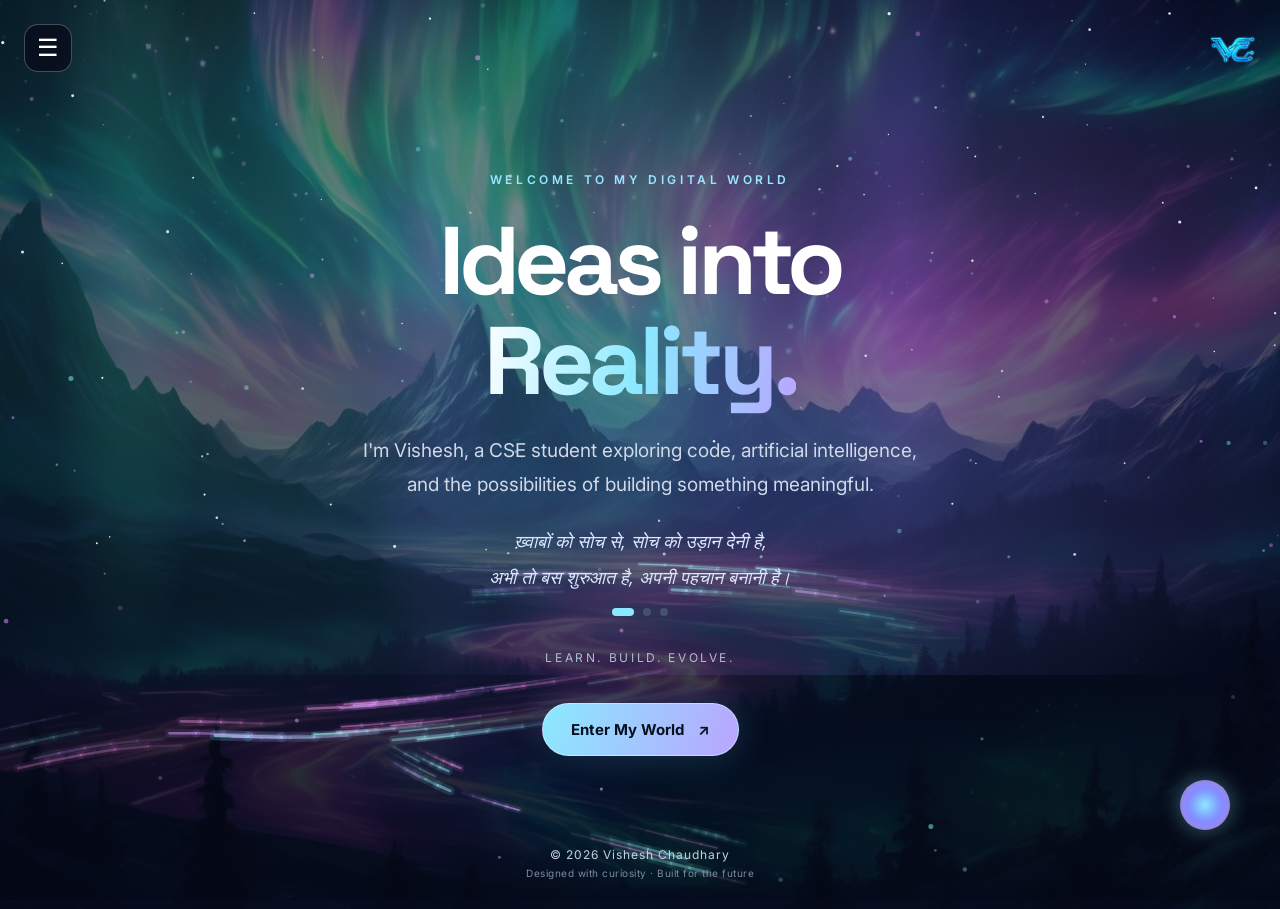
<file: index.html>
<!DOCTYPE html>
<html lang="en">
<head>
    <meta charset="UTF-8">
    <meta name="viewport" content="width=device-width, initial-scale=1.0">
    <meta name="theme-color" content="#080d1c">
    <title>Vishesh Chaudhary | Welcome</title>

    <link rel="preconnect" href="https://fonts.googleapis.com">
    <link rel="preconnect" href="https://fonts.gstatic.com" crossorigin>
    <link href="https://fonts.googleapis.com/css2?family=Inter:wght@400;500;600;700&family=Space+Grotesk:wght@400;500;600;700&display=swap" rel="stylesheet">

    <link rel="icon" href="assets/v-logo.png">
    <link rel="stylesheet" href="style.css">
    <link rel="stylesheet" href="site.css">
    <script>try{if(sessionStorage.getItem("vcIntroSeen"))document.documentElement.classList.add("skip-intro")}catch(e){}</script>
</head>

<body>

    <!-- Initial Homepage Loader -->
    <div class="intro-loader" id="introLoader" aria-label="Loading homepage">
        <div class="intro-stars"></div>

        <div class="intro-content">
            <img src="assets/v-logo.png" alt="VC Logo">
            <h2>VISHESH.CSE</h2>
            <p>PREPARING YOUR UNIVERSE</p>
            <div class="intro-progress">
                <span></span>
            </div>
        </div>
    </div>

    <main class="landing">
        
        <button
            class="menu-toggle"
            id="menu-toggle"
            type="button"
            aria-expanded="false"
            aria-controls="nav-links"
            aria-label="Open navigation menu"
        >
            ☰
        </button>

        <a class="vc-logo" href="index.html" aria-label="Vishesh Chaudhary home">
            <img src="assets/VC-logo.png" alt="VC Logo">
        </a>

        <nav class="site-nav" id="nav-links" aria-label="Main navigation">
            <a href="index.html">Home</a>
            <a href="about.html">About</a>
            <a href="skills.html">Skills</a>
            <a href="projects.html">Projects</a>
            <a href="achievements.html">Achievements</a>
            <a href="blog.html">Blog</a>
            <a href="contact.html">Contact</a>
        </nav>

        <div class="landing-content">
            <p class="eyebrow">WELCOME TO MY DIGITAL WORLD</p>

            <h1>
                Ideas into<br>
                <span class="gradient-text">Reality.</span>
            </h1>

            <p class="tagline">
                I'm Vishesh, a CSE student exploring code, artificial
                intelligence, and the possibilities of building something
                meaningful.
            </p>

        <div class="shayari-slider" aria-live="polite">
            <div class="shayari active">
                <p>ख़्वाबों को सोच से, सोच को उड़ान देनी है,</p>
                <p>अभी तो बस शुरुआत है, अपनी पहचान बनानी है।</p>
            </div>

            <div class="shayari">
                <p>रास्ते नए हैं, इरादे जवान हैं,</p>
                <p>कोड की लकीरों में, अपने अरमान हैं।</p>
            </div>

            <div class="shayari">
                <p>मंज़िल से पहले सफ़र को बनाऊँगा ख़ास,</p>
                <p>हर नई कोशिश से लिखूँगा अपना इतिहास।</p>
            </div>

            <div class="shayari-dots" aria-label="Shayari selection">
                <button class="active" aria-label="Shayari 1"></button>
                <button aria-label="Shayari 2"></button>
                <button aria-label="Shayari 3"></button>
            </div>
        </div>

            <p class="motto">Learn. Build. Evolve.</p>

            <a class="enter-button" href="about.html">
                Enter My World <span aria-hidden="true">↗</span>
            </a>
        </div>

        <footer class="landing-footer">
            <p>© 2026 Vishesh Chaudhary</p>
            <p class="footer-credit">Designed with curiosity · Built for the future</p>
        </footer>
    </main>

    <!-- Enter My World: cinematic transition -->
    <div class="portal-transition" id="portalTransition"
         aria-hidden="true">
        <div class="portal-wave"></div>

        <div class="portal-logo-reveal">
            <img src="assets/v-logo.png" alt="VC logo">
            <span>VISHESH.CSE</span>
            <div class="portal-progress" id="portalProgress"></div>
        </div>
    </div>

    <script src="site.js" defer></script>
    <script src="script.js" defer></script>
</body>
</html>
</file>
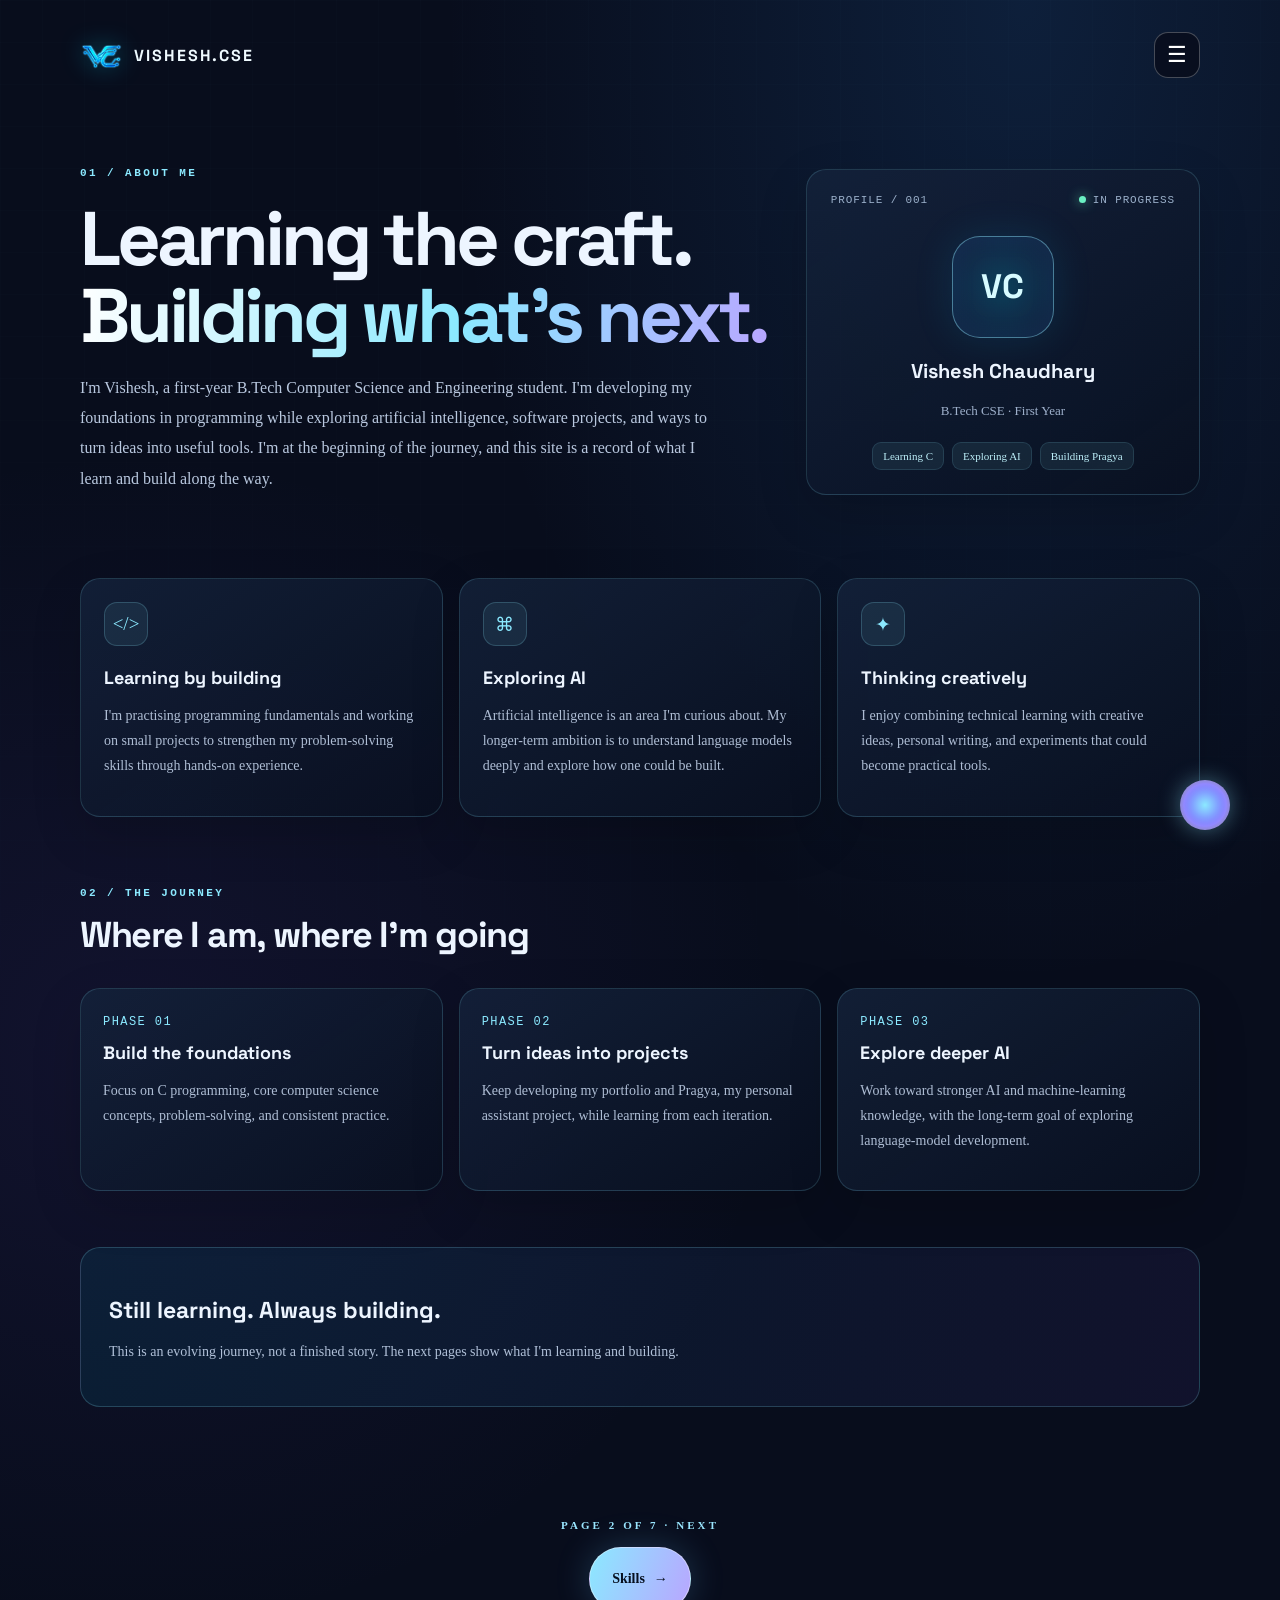
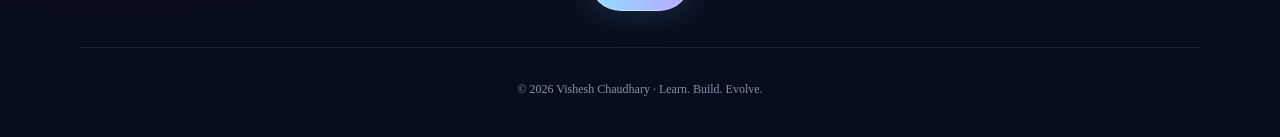
<file: about.html>
<!DOCTYPE html>
<html lang="en">
<head>
    <meta charset="UTF-8">
    <meta name="viewport" content="width=device-width, initial-scale=1.0">
    <meta name="theme-color" content="#080d1c">
    <meta name="description" content="Learn about Vishesh, a first-year computer science student exploring programming, AI, and personal projects.">
    <title>About | Vishesh.CSE</title>

    <link rel="preconnect" href="https://fonts.googleapis.com">
    <link rel="preconnect" href="https://fonts.gstatic.com" crossorigin>
    <link href="https://fonts.googleapis.com/css2?family=Inter:wght@400;500;600;700&family=Space+Grotesk:wght@400;500;600;700&display=swap" rel="stylesheet">

    <link rel="icon" href="assets/v-logo.png">
    <link rel="stylesheet" href="site.css">

    <style>
        .about-page {
            min-height: 100vh;
            min-height: 100svh;
            overflow: hidden;
            position: relative;
            isolation: isolate;
            background:
                radial-gradient(ellipse at 80% 0%, rgba(37, 110, 190, .19), transparent 40%),
                radial-gradient(ellipse at 10% 60%, rgba(91, 62, 180, .12), transparent 40%),
                #080d1c;
            color: #edf5ff;
        }

        .about-page::before {
            content: "";
            position: absolute;
            inset: 0;
            z-index: -1;
            pointer-events: none;
            opacity: .24;
            background-image:
                linear-gradient(rgba(139,233,255,.05) 1px, transparent 1px),
                linear-gradient(90deg, rgba(139,233,255,.05) 1px, transparent 1px);
            background-size: 42px 42px;
            mask-image: linear-gradient(to bottom, black, transparent 85%);
        }

        .about-page .page-top {
            width: min(1120px, calc(100% - 40px));
            margin: auto;
            padding-top: 32px;
            display: flex;
            justify-content: space-between;
            align-items: center;
            gap: 18px;
        }

        .about-page .brand {
            display: inline-flex;
            align-items: center;
            gap: 12px;
            color: #effaff;
            text-decoration: none;
            font-family: "Space Grotesk", sans-serif;
            font-weight: 700;
            letter-spacing: .12em;
        }

        .about-page .brand img {
            width: 42px;
            height: 42px;
            object-fit: contain;
            filter: drop-shadow(0 0 12px rgba(0,220,255,.35));
        }

        .about-page .home-link {
            color: #a8eefa;
            text-decoration: none;
            border: 1px solid rgba(139,233,255,.22);
            background: rgba(10,20,40,.7);
            border-radius: 12px;
            padding: 10px 15px;
            transition: background .2s, border-color .2s;
        }

        .about-page .home-link:hover,
        .about-page .home-link:focus-visible {
            background: rgba(139,233,255,.12);
            border-color: rgba(139,233,255,.6);
        }

        .about-page .about-container {
            width: min(1120px, calc(100% - 40px));
            margin: auto;
            padding: 76px 0 56px;
        }

        .about-page .section-label {
            color: #8be9ff;
            font: 600 11px/1.5 monospace;
            letter-spacing: .22em;
            text-transform: uppercase;
        }

        .about-page .hero-grid {
            display: grid;
            grid-template-columns: minmax(0, 1.4fr) minmax(250px, .8fr);
            gap: 36px;
            align-items: center;
        }

        .about-page h1,
        .about-page h2,
        .about-page h3 {
            font-family: "Space Grotesk", sans-serif;
        }

        .about-page h1 {
            margin: 18px 0;
            font-size: clamp(42px, 6vw, 76px);
            line-height: 1.02;
            letter-spacing: -.055em;
        }

        .about-page .gradient-title {
            background: linear-gradient(100deg, #fff, #8be9ff 55%, #b8a6ff);
            color: transparent;
            background-clip: text;
            -webkit-background-clip: text;
        }

        .about-page .intro {
            max-width: 640px;
            color: #b9c8df;
            font-size: 16px;
            line-height: 1.9;
        }

        .about-page .status-card,
        .about-page .info-card,
        .about-page .timeline-card {
            border: 1px solid rgba(139,233,255,.16);
            border-radius: 20px;
            background: linear-gradient(145deg, rgba(20,34,59,.83), rgba(9,16,32,.82));
            box-shadow: 0 18px 50px rgba(0,0,0,.16);
        }

        .about-page .status-card {
            padding: 24px;
        }

        .about-page .card-topline {
            display: flex;
            justify-content: space-between;
            gap: 12px;
            color: #9bb0ca;
            font: 11px monospace;
            letter-spacing: .08em;
            text-transform: uppercase;
        }

        .about-page .status-dot {
            display: inline-block;
            width: 7px;
            height: 7px;
            margin-right: 7px;
            border-radius: 50%;
            background: #6af0c2;
            box-shadow: 0 0 12px rgba(106,240,194,.8);
        }

        .about-page .monogram {
            display: grid;
            place-items: center;
            width: 100px;
            height: 100px;
            margin: 30px auto 20px;
            border: 1px solid rgba(139,233,255,.45);
            border-radius: 28px;
            color: #d7fbff;
            font: 700 34px "Space Grotesk", sans-serif;
            background: radial-gradient(circle, rgba(0,208,255,.2), rgba(89,69,190,.1));
            box-shadow: 0 0 40px rgba(0,190,255,.12), inset 0 0 24px rgba(0,190,255,.08);
        }

        .about-page .status-card h2 {
            text-align: center;
            font-size: 20px;
        }

        .about-page .status-card > p {
            margin-top: 8px;
            text-align: center;
            color: #9fb1cc;
            font-size: 13px;
            line-height: 1.7;
        }

        .about-page .status-tags {
            display: flex;
            flex-wrap: wrap;
            justify-content: center;
            gap: 8px;
            margin-top: 20px;
        }

        .about-page .status-tags span {
            padding: 7px 10px;
            border-radius: 9px;
            color: #bceef8;
            background: rgba(139,233,255,.08);
            border: 1px solid rgba(139,233,255,.13);
            font-size: 11px;
        }

        .about-page .section-heading {
            margin-bottom: 22px;
        }

        .about-page .section-heading h2 {
            margin-top: 9px;
            font-size: clamp(25px, 3vw, 36px);
            letter-spacing: -.035em;
        }

        .about-page .dashboard-grid {
            display: grid;
            grid-template-columns: repeat(3, minmax(0, 1fr));
            gap: 16px;
            margin-top: 68px;
        }

        .about-page .info-card {
            padding: 23px;
            transition: transform .2s, border-color .2s;
        }

        .about-page .info-card:hover {
            transform: translateY(-4px);
            border-color: rgba(139,233,255,.42);
        }

        .about-page .card-icon {
            display: grid;
            place-items: center;
            width: 42px;
            height: 42px;
            margin-bottom: 20px;
            border-radius: 13px;
            border: 1px solid rgba(139,233,255,.2);
            background: rgba(139,233,255,.08);
            color: #8be9ff;
            font-size: 19px;
        }

        .about-page .info-card h3 {
            margin-bottom: 10px;
            font-size: 18px;
        }

        .about-page .info-card p {
            color: #aebdd4;
            font-size: 14px;
            line-height: 1.8;
        }

        .about-page .journey-section {
            margin-top: 68px;
        }

        .about-page .timeline {
            display: grid;
            grid-template-columns: repeat(3, minmax(0, 1fr));
            gap: 16px;
        }

        .about-page .timeline-card {
            padding: 22px;
        }

        .about-page .timeline-card .step {
            color: #8be9ff;
            font: 12px monospace;
            letter-spacing: .12em;
        }

        .about-page .timeline-card h3 {
            margin: 12px 0 8px;
            font-size: 18px;
        }

        .about-page .timeline-card p {
            color: #aebdd4;
            font-size: 14px;
            line-height: 1.8;
        }

        .about-page .closing-panel {
            display: flex;
            justify-content: space-between;
            align-items: center;
            gap: 24px;
            margin-top: 56px;
            padding: 28px;
            border: 1px solid rgba(139,233,255,.2);
            border-radius: 20px;
            background: linear-gradient(100deg, rgba(0,180,220,.09), rgba(110,80,210,.09));
        }

        .about-page .closing-panel h2 {
            margin-bottom: 8px;
            font-size: 23px;
        }

        .about-page .closing-panel p {
            color: #b0c0d8;
            font-size: 14px;
            line-height: 1.8;
        }

        .about-page .projects-link {
            flex-shrink: 0;
            padding: 12px 16px;
            border-radius: 12px;
            color: #07101d;
            background: #8be9ff;
            font-weight: 700;
            text-decoration: none;
            transition: transform .2s, box-shadow .2s;
        }

        .about-page .projects-link:hover,
        .about-page .projects-link:focus-visible {
            transform: translateY(-2px);
            box-shadow: 0 0 25px rgba(139,233,255,.25);
        }

        .about-page .page-footer {
            width: min(1120px, calc(100% - 40px));
            margin: auto;
            padding: 22px 0 28px;
            border-top: 1px solid rgba(139,233,255,.1);
            color: #8192ad;
            font-size: 12px;
            text-align: center;
        }

        @media (max-width: 800px) {
            .about-page .hero-grid {
                grid-template-columns: 1fr;
            }

            .about-page .status-card {
                max-width: 480px;
            }

            .about-page .dashboard-grid,
            .about-page .timeline {
                grid-template-columns: 1fr;
            }

            .about-page .dashboard-grid,
            .about-page .journey-section {
                margin-top: 48px;
            }

            .about-page .closing-panel {
                align-items: flex-start;
                flex-direction: column;
            }
        }

        @media (max-width: 480px) {
            .about-page .page-top,
            .about-page .about-container,
            .about-page .page-footer {
                width: calc(100% - 32px);
            }

            .about-page .page-top {
                padding-top: 18px;
            }

            .about-page .brand {
                gap: 8px;
                font-size: 12px;
            }

            .about-page .brand img {
                width: 36px;
                height: 36px;
            }

            .about-page .home-link {
                padding: 9px 11px;
                font-size: 13px;
            }

            .about-page .about-container {
                padding-top: 54px;
            }

            .about-page .intro {
                font-size: 15px;
            }

            .about-page .status-card,
            .about-page .info-card,
            .about-page .timeline-card {
                padding: 19px;
            }

            .about-page .closing-panel {
                padding: 21px;
            }
        }

        @media (prefers-reduced-motion: reduce) {
            .about-page *,
            .about-page *::before,
            .about-page *::after {
                scroll-behavior: auto !important;
                animation: none !important;
                transition: none !important;
            }
        }
        /* Smaller next-page button on About */
        .about-page .vc-next-btn {
            min-height: 42px;
            padding: 10px 22px;
            gap: 9px;
            font-size: 14px;
        }
    </style>
</head>

<body>
<main class="about-page">
    <header class="page-top">
        <a class="brand" href="index.html" aria-label="Vishesh.CSE home">
            <img src="assets/VC-logo.png" alt="">
            <span>VISHESH.CSE</span>
        </a>

        <a class="home-link" href="index.html">← Home</a>
    </header>

    <div class="about-container">
        <section class="hero-grid" aria-labelledby="about-title">
            <div>
                <p class="section-label">01 / ABOUT ME</p>
                <h1 id="about-title">
                    Learning the craft.<br>
                    <span class="gradient-title">Building what's next.</span>
                </h1>
                <p class="intro">
                    I'm Vishesh, a first-year B.Tech Computer Science and
                    Engineering student. I'm developing my foundations in
                    programming while exploring artificial intelligence,
                    software projects, and ways to turn ideas into useful tools.
                    I'm at the beginning of the journey, and this site is a
                    record of what I learn and build along the way.
                </p>
            </div>

            <aside class="status-card" aria-label="Current profile">
                <div class="card-topline">
                    <span>PROFILE / 001</span>
                    <span><i class="status-dot"></i>IN PROGRESS</span>
                </div>

                <div class="monogram" aria-hidden="true">VC</div>

                <h2>Vishesh Chaudhary</h2>
                <p>B.Tech CSE · First Year</p>

                <div class="status-tags">
                    <span>Learning C</span>
                    <span>Exploring AI</span>
                    <span>Building Pragya</span>
                </div>
            </aside>
        </section>

        <section class="dashboard-grid" aria-label="My focus areas">
            <article class="info-card">
                <div class="card-icon" aria-hidden="true">&lt;/&gt;</div>
                <h3>Learning by building</h3>
                <p>
                    I'm practising programming fundamentals and working on
                    small projects to strengthen my problem-solving skills
                    through hands-on experience.
                </p>
            </article>

            <article class="info-card">
                <div class="card-icon" aria-hidden="true">⌘</div>
                <h3>Exploring AI</h3>
                <p>
                    Artificial intelligence is an area I'm curious about.
                    My longer-term ambition is to understand language models
                    deeply and explore how one could be built.
                </p>
            </article>

            <article class="info-card">
                <div class="card-icon" aria-hidden="true">✦</div>
                <h3>Thinking creatively</h3>
                <p>
                    I enjoy combining technical learning with creative ideas,
                    personal writing, and experiments that could become
                    practical tools.
                </p>
            </article>
        </section>

        <section class="journey-section" aria-labelledby="journey-title">
            <div class="section-heading">
                <p class="section-label">02 / THE JOURNEY</p>
                <h2 id="journey-title">Where I am, where I'm going</h2>
            </div>

            <div class="timeline">
                <article class="timeline-card">
                    <span class="step">PHASE 01</span>
                    <h3>Build the foundations</h3>
                    <p>
                        Focus on C programming, core computer science
                        concepts, problem-solving, and consistent practice.
                    </p>
                </article>

                <article class="timeline-card">
                    <span class="step">PHASE 02</span>
                    <h3>Turn ideas into projects</h3>
                    <p>
                        Keep developing my portfolio and Pragya, my personal
                        assistant project, while learning from each iteration.
                    </p>
                </article>

                <article class="timeline-card">
                    <span class="step">PHASE 03</span>
                    <h3>Explore deeper AI</h3>
                    <p>
                        Work toward stronger AI and machine-learning
                        knowledge, with the long-term goal of exploring
                        language-model development.
                    </p>
                </article>
            </div>
        </section>

        <section class="closing-panel" aria-label="Explore my work">
            <div>
                <h2>Still learning. Always building.</h2>
                <p>
                    This is an evolving journey, not a finished story.
                    The next pages show what I'm learning and building.
                </p>
            </div>
        </section>
    </div>

    <nav class="vc-next" aria-label="Next page">
    <p class="vc-next-label">Page 2 of 7 · Next</p>
    <a class="vc-next-btn" href="skills.html">Skills <span aria-hidden="true">→</span></a>
</nav>
<footer class="page-footer">
        <p>© 2026 Vishesh Chaudhary · Learn. Build. Evolve.</p>
    </footer>
</main>
<script src="site.js" defer></script>
</body>
</html>
</file>
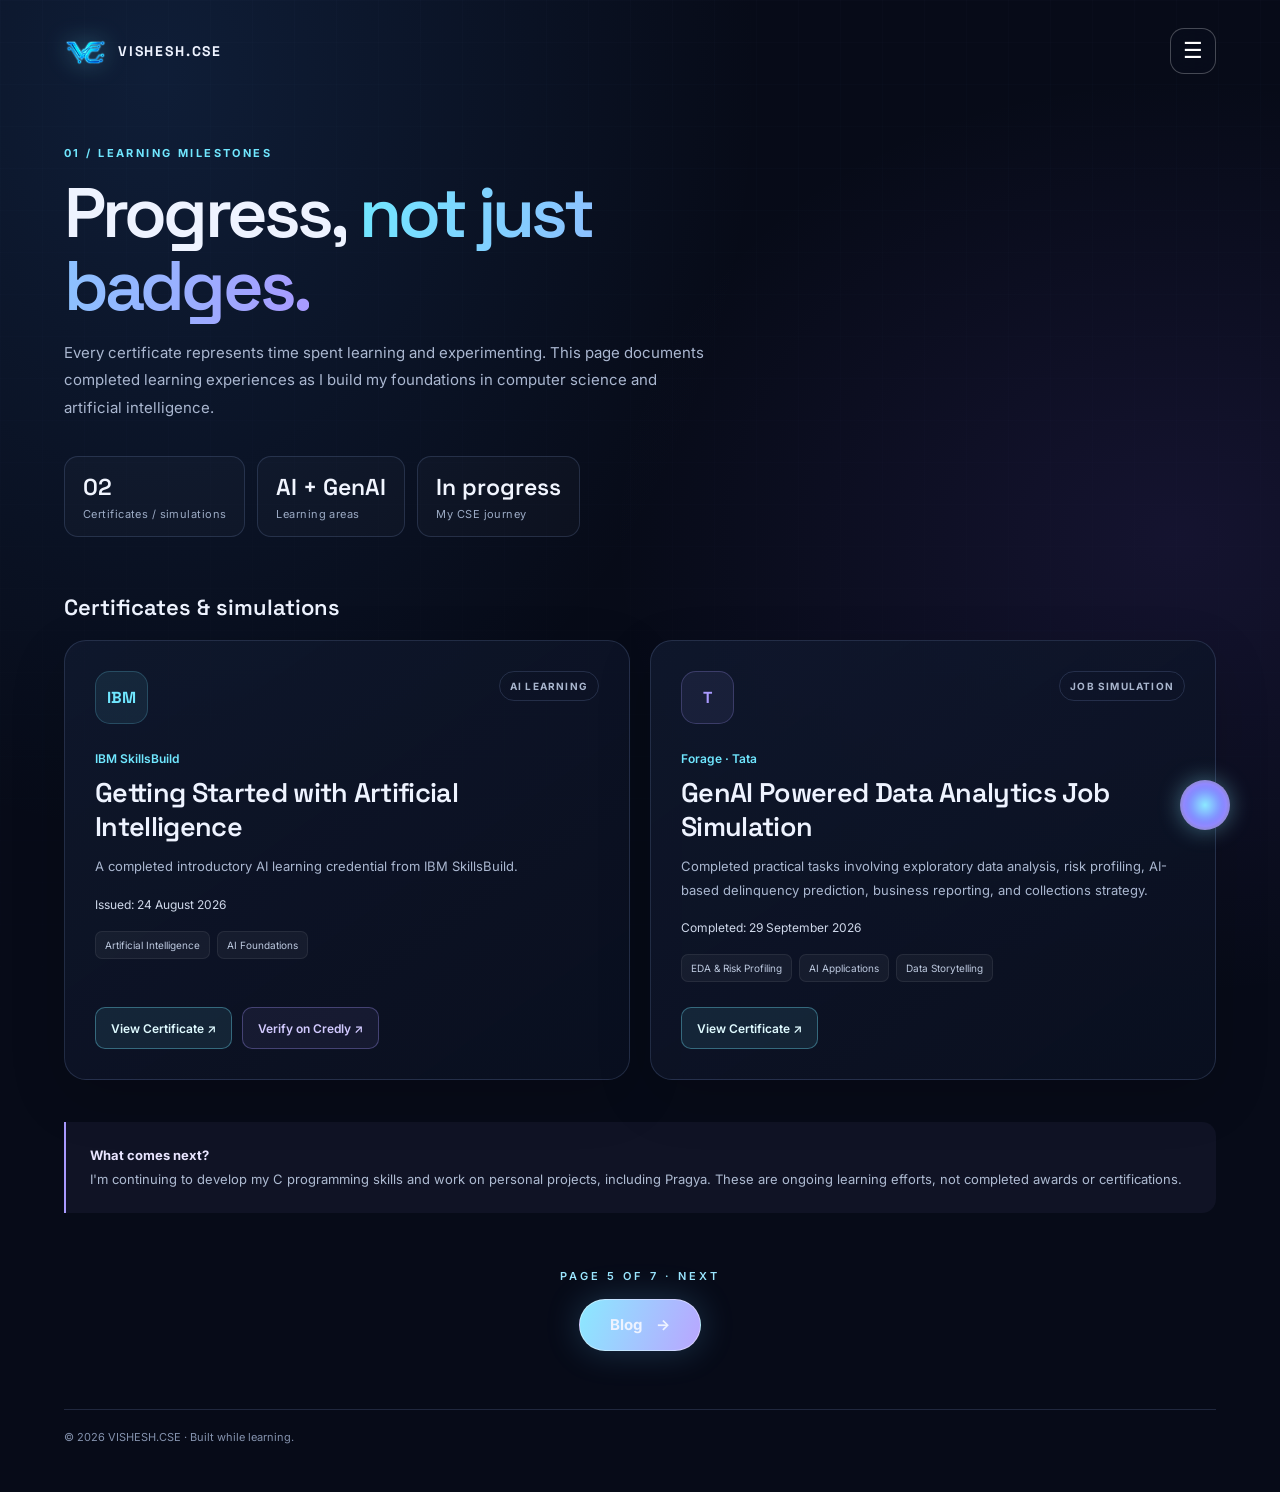
<file: achievements.html>
<!DOCTYPE html>
<html lang="en">
<head>
    <meta charset="UTF-8">
    <meta name="viewport" content="width=device-width, initial-scale=1.0">
    <meta name="theme-color" content="#070b18">
    <meta name="description" content="Certificates and learning milestones from Vishesh's computer science journey.">
    <title>Achievements | VISHESH.CSE</title>

    <link rel="icon" href="assets/v-logo.png">
    <link rel="stylesheet" href="site.css">

    <link rel="preconnect" href="https://fonts.googleapis.com">
    <link rel="preconnect" href="https://fonts.gstatic.com" crossorigin>
    <link href="https://fonts.googleapis.com/css2?family=Inter:wght@400;500;600;700&family=Space+Grotesk:wght@400;500;600;700&display=swap" rel="stylesheet">

    <style>
        .achievements-page {
            --a-bg: #070b18;
            --a-panel: rgba(17, 26, 48, .78);
            --a-line: rgba(137, 166, 220, .19);
            --a-cyan: #70e7ff;
            --a-violet: #a99aff;
            min-height: 100vh;
            padding: 28px clamp(18px, 5vw, 72px) 48px;
            color: #eef3ff;
            background:
                radial-gradient(ellipse at 12% 5%, rgba(47, 104, 180, .20), transparent 38%),
                radial-gradient(ellipse at 92% 36%, rgba(112, 75, 205, .13), transparent 34%),
                var(--a-bg);
            font-family: 'Inter', sans-serif;
            isolation: isolate;
            position: relative;
        }

        .achievements-page *,
        .achievements-page *::before,
        .achievements-page *::after {
            box-sizing: border-box;
        }

        .achievements-page::before {
            content: "";
            position: absolute;
            inset: 0;
            z-index: -1;
            pointer-events: none;
            opacity: .22;
            background-image:
                linear-gradient(rgba(130, 165, 220, .08) 1px, transparent 1px),
                linear-gradient(90deg, rgba(130, 165, 220, .08) 1px, transparent 1px);
            background-size: 42px 42px;
            mask-image: linear-gradient(to bottom, black, transparent 85%);
        }

        .achievements-page a {
            color: inherit;
        }

        .a-topbar {
            max-width: 1180px;
            margin: 0 auto 72px;
            display: flex;
            align-items: center;
            justify-content: space-between;
            gap: 18px;
        }

        .a-brand {
            display: inline-flex;
            align-items: center;
            gap: 12px;
            text-decoration: none;
            font: 700 14px 'Space Grotesk', sans-serif;
            letter-spacing: .13em;
        }

        .a-brand img {
            width: 42px;
            height: 42px;
            object-fit: contain;
            filter: drop-shadow(0 0 12px rgba(112, 231, 255, .38));
        }

        .a-home {
            text-decoration: none;
            border: 1px solid var(--a-line);
            background: rgba(255, 255, 255, .035);
            padding: 11px 17px;
            border-radius: 999px;
            color: #dce6ff;
            font-size: 13px;
            transition: border-color .2s, background .2s;
        }

        .a-home:hover {
            border-color: var(--a-cyan);
            background: rgba(112, 231, 255, .08);
        }

        .a-container {
            max-width: 1180px;
            margin: 0 auto;
        }

        .a-eyebrow {
            color: var(--a-cyan);
            font-size: 11px;
            font-weight: 700;
            letter-spacing: .22em;
            text-transform: uppercase;
        }

        .a-heading {
            max-width: 760px;
            margin: 17px 0 16px;
            font: 600 clamp(38px, 6vw, 70px)/1.04 'Space Grotesk', sans-serif;
            letter-spacing: -.055em;
        }

        .a-heading span {
            color: transparent;
            background: linear-gradient(100deg, var(--a-cyan), var(--a-violet));
            background-clip: text;
            -webkit-background-clip: text;
        }

        .a-intro {
            max-width: 650px;
            color: #aab7d0;
            font-size: 15px;
            line-height: 1.85;
        }

        .a-summary {
            margin: 34px 0 56px;
            display: flex;
            flex-wrap: wrap;
            gap: 12px;
        }

        .a-stat {
            min-width: 145px;
            padding: 15px 18px;
            border: 1px solid var(--a-line);
            background: rgba(255, 255, 255, .025);
            border-radius: 14px;
        }

        .a-stat strong {
            display: block;
            font: 600 23px 'Space Grotesk', sans-serif;
            color: #f1f5ff;
        }

        .a-stat span {
            display: block;
            margin-top: 5px;
            font-size: 11px;
            color: #9cabc5;
            letter-spacing: .04em;
        }

        .a-section-title {
            margin: 0 0 19px;
            font: 600 22px 'Space Grotesk', sans-serif;
        }

        .a-grid {
            display: grid;
            grid-template-columns: repeat(2, minmax(0, 1fr));
            gap: 20px;
        }

        .a-card {
            min-width: 0;
            padding: clamp(21px, 3vw, 30px);
            border: 1px solid var(--a-line);
            border-radius: 22px;
            background: linear-gradient(145deg, var(--a-panel), rgba(10, 16, 32, .88));
            box-shadow: 0 18px 55px rgba(0, 0, 0, .16);
            display: flex;
            flex-direction: column;
            align-items: flex-start;
            transition: transform .25s ease, border-color .25s ease;
        }

        .a-card:hover {
            transform: translateY(-4px);
            border-color: rgba(112, 231, 255, .48);
        }

        .a-card-top {
            width: 100%;
            display: flex;
            justify-content: space-between;
            align-items: flex-start;
            gap: 12px;
            margin-bottom: 27px;
        }

        .a-mark {
            width: 53px;
            height: 53px;
            display: grid;
            place-items: center;
            border-radius: 15px;
            color: var(--a-cyan);
            background: rgba(112, 231, 255, .08);
            border: 1px solid rgba(112, 231, 255, .20);
            font: 700 16px 'Space Grotesk', sans-serif;
        }

        .a-card:nth-child(2) .a-mark {
            color: var(--a-violet);
            background: rgba(169, 154, 255, .08);
            border-color: rgba(169, 154, 255, .24);
        }

        .a-type {
            font-size: 10px;
            font-weight: 700;
            letter-spacing: .12em;
            text-transform: uppercase;
            color: #a9b6ce;
            border: 1px solid var(--a-line);
            padding: 8px 10px;
            border-radius: 999px;
        }

        .a-issuer {
            color: var(--a-cyan);
            font-size: 12px;
            font-weight: 600;
            margin-bottom: 10px;
        }

        .a-card h3 {
            margin: 0 0 12px;
            font: 600 clamp(21px, 2.5vw, 27px)/1.25 'Space Grotesk', sans-serif;
            letter-spacing: -.025em;
        }

        .a-card p {
            margin: 0;
            color: #aab7d0;
            font-size: 13px;
            line-height: 1.8;
        }

        .a-date {
            color: #d0d9eb;
            font-size: 12px;
            margin-top: 18px;
        }

        .a-tags {
            display: flex;
            flex-wrap: wrap;
            gap: 7px;
            margin: 19px 0 25px;
        }

        .a-tags span {
            padding: 7px 9px;
            border-radius: 7px;
            background: rgba(255, 255, 255, .045);
            border: 1px solid rgba(255, 255, 255, .07);
            color: #bdc9df;
            font-size: 10px;
        }

        .a-actions {
            display: flex;
            flex-wrap: wrap;
            gap: 10px;
            margin-top: auto;
        }

        .a-button {
            display: inline-flex;
            align-items: center;
            justify-content: center;
            min-height: 42px;
            padding: 0 15px;
            border-radius: 10px;
            text-decoration: none;
            font-size: 12px;
            font-weight: 600;
            border: 1px solid rgba(112, 231, 255, .35);
            background: rgba(112, 231, 255, .09);
            color: #dffaff !important;
            transition: background .2s, border-color .2s;
        }

        .a-button:hover {
            background: rgba(112, 231, 255, .17);
            border-color: var(--a-cyan);
        }

        .a-button.secondary {
            color: #d2caff !important;
            border-color: rgba(169, 154, 255, .32);
            background: rgba(169, 154, 255, .07);
        }

        .a-button.secondary:hover {
            background: rgba(169, 154, 255, .15);
        }

        .a-note {
            margin-top: 42px;
            padding: 22px 24px;
            border-left: 2px solid var(--a-violet);
            border-radius: 0 14px 14px 0;
            background: rgba(169, 154, 255, .055);
            color: #aebbd2;
            font-size: 13px;
            line-height: 1.8;
        }

        .a-note strong {
            color: #e9e5ff;
        }

        .a-footer {
            max-width: 1180px;
            margin: 58px auto 0;
            padding-top: 20px;
            border-top: 1px solid var(--a-line);
            display: flex;
            flex-wrap: wrap;
            justify-content: space-between;
            gap: 12px;
            color: #8492ad;
            font-size: 11px;
        }

        .a-footer a {
            color: var(--a-cyan);
            text-decoration: none;
        }

        .a-home:focus-visible,
        .a-button:focus-visible,
        .a-brand:focus-visible,
        .a-footer a:focus-visible {
            outline: 2px solid var(--a-cyan);
            outline-offset: 4px;
        }

        @media (max-width: 720px) {
            .achievements-page {
                padding: 20px 17px 32px;
            }

            .a-topbar {
                margin-bottom: 53px;
            }

            .a-brand {
                font-size: 12px;
                letter-spacing: .08em;
            }

            .a-brand img {
                width: 36px;
                height: 36px;
            }

            .a-grid {
                grid-template-columns: 1fr;
            }

            .a-summary {
                margin-bottom: 43px;
            }

            .a-stat {
                flex: 1;
                min-width: 120px;
            }

            .a-footer {
                margin-top: 40px;
            }
        }

        @media (prefers-reduced-motion: reduce) {
            .achievements-page *,
            .achievements-page *::before,
            .achievements-page *::after {
                scroll-behavior: auto !important;
                transition-duration: .01ms !important;
                animation-duration: .01ms !important;
            }

            .a-card:hover {
                transform: none;
            }
        }
    </style>
    <link rel="stylesheet" href="site.css">
</head>

<body>
<main class="achievements-page">
    <header class="a-topbar">
        <a class="a-brand" href="index.html" aria-label="VISHESH.CSE home">
            <img src="assets/VC-logo.png" alt="">
            <span>VISHESH.CSE</span>
        </a>
        <a class="a-home" href="index.html">← Back to Home</a>
    </header>

    <div class="a-container">
        <section aria-labelledby="a-title">
            <div class="a-eyebrow">01 / Learning milestones</div>
            <h1 class="a-heading" id="a-title">
                Progress, <span>not just badges.</span>
            </h1>
            <p class="a-intro">
                Every certificate represents time spent learning and experimenting.
                This page documents completed learning experiences as I build my
                foundations in computer science and artificial intelligence.
            </p>

            <div class="a-summary" aria-label="Achievement summary">
                <div class="a-stat">
                    <strong>02</strong>
                    <span>Certificates / simulations</span>
                </div>
                <div class="a-stat">
                    <strong>AI + GenAI</strong>
                    <span>Learning areas</span>
                </div>
                <div class="a-stat">
                    <strong>In progress</strong>
                    <span>My CSE journey</span>
                </div>
            </div>
        </section>

        <section aria-labelledby="a-certificates">
            <h2 class="a-section-title" id="a-certificates">
                Certificates &amp; simulations
            </h2>

            <div class="a-grid">
                <article class="a-card">
                    <div class="a-card-top">
                        <div class="a-mark" aria-hidden="true">IBM</div>
                        <span class="a-type">AI learning</span>
                    </div>

                    <div class="a-issuer">IBM SkillsBuild</div>
                    <h3>Getting Started with Artificial Intelligence</h3>
                    <p>
                        A completed introductory AI learning credential from
                        IBM SkillsBuild.
                    </p>
                    <div class="a-date">Issued: 24 August 2026</div>

                    <div class="a-tags" aria-label="Topics">
                        <span>Artificial Intelligence</span>
                        <span>AI Foundations</span>
                    </div>

                    <div class="a-actions">
                        <a class="a-button"
                           href="assets/ibm-ai-certificate.pdf"
                           target="_blank" rel="noopener noreferrer">
                            View Certificate ↗
                        </a>
                        <a class="a-button secondary"
                           href="https://www.credly.com/badges/da0de758-2225-436e-8414-354cb6cb9453"
                           target="_blank" rel="noopener noreferrer">
                            Verify on Credly ↗
                        </a>
                    </div>
                </article>

                <article class="a-card">
                    <div class="a-card-top">
                        <div class="a-mark" aria-hidden="true">T</div>
                        <span class="a-type">Job simulation</span>
                    </div>

                    <div class="a-issuer">Forage · Tata</div>
                    <h3>GenAI Powered Data Analytics Job Simulation</h3>
                    <p>
                        Completed practical tasks involving exploratory data
                        analysis, risk profiling, AI-based delinquency prediction,
                        business reporting, and collections strategy.
                    </p>
                    <div class="a-date">Completed: 29 September 2026</div>

                    <div class="a-tags" aria-label="Topics">
                        <span>EDA &amp; Risk Profiling</span>
                        <span>AI Applications</span>
                        <span>Data Storytelling</span>
                    </div>

                    <div class="a-actions">
                        <a class="a-button"
                           href="assets/forage-genai-certificate.pdf"
                           target="_blank" rel="noopener noreferrer">
                            View Certificate ↗
                        </a>
                    </div>
                </article>
            </div>
        </section>

        <aside class="a-note">
            <strong>What comes next?</strong>
            <br>
            I'm continuing to develop my C programming skills and work on
            personal projects, including Pragya. These are ongoing learning
            efforts, not completed awards or certifications.
        </aside>
    </div>

    <nav class="vc-next" aria-label="Next page">
    <p class="vc-next-label">Page 5 of 7 · Next</p>
    <a class="vc-next-btn" href="blog.html">Blog <span aria-hidden="true">→</span></a>
</nav>
<footer class="a-footer">
        <span>© 2026 VISHESH.CSE · Built while learning.</span>
    </footer>
</main>
<script src="site.js" defer></script>
</body>
</html>
</file>
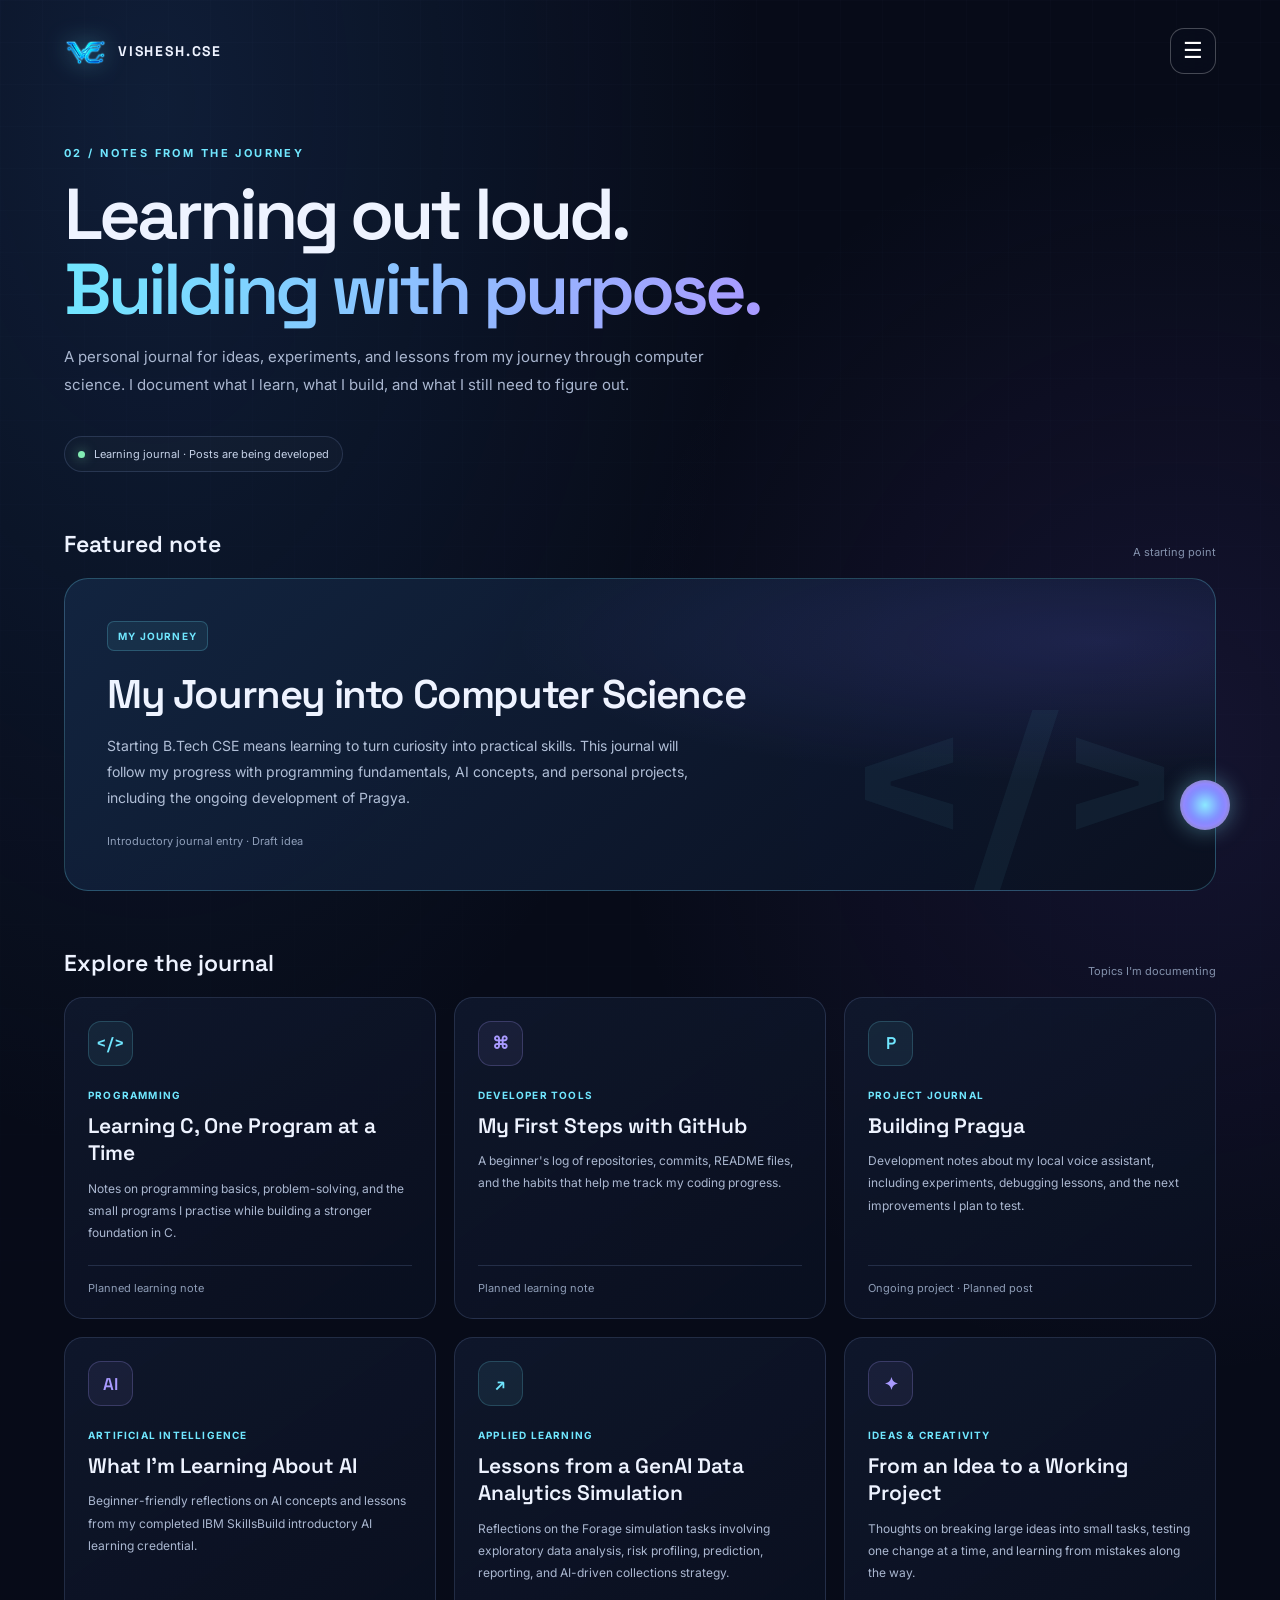
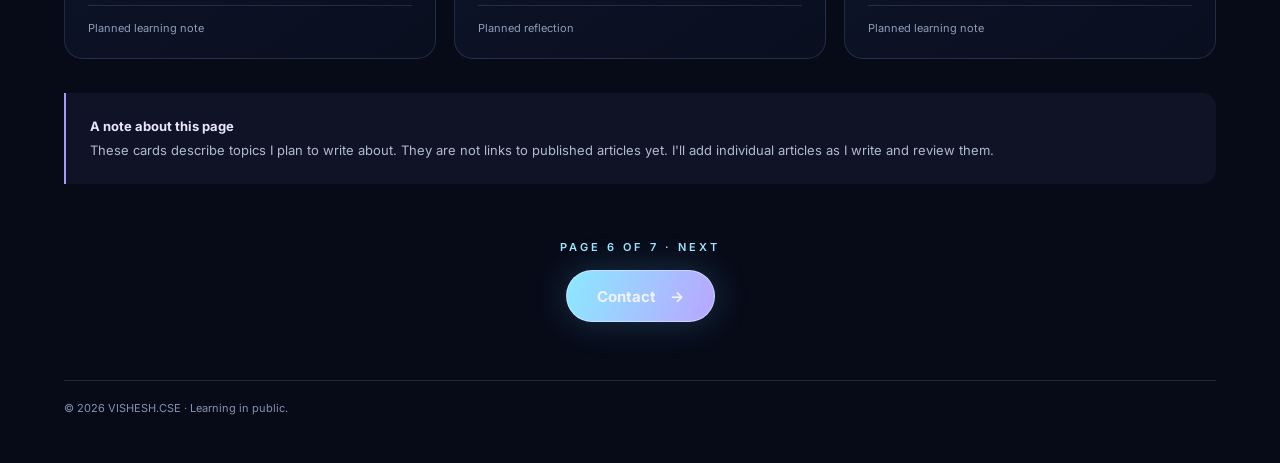
<file: blog.html>
<!DOCTYPE html>
<html lang="en">
<head>
    <meta charset="UTF-8">
    <meta name="viewport" content="width=device-width, initial-scale=1.0">
    <meta name="theme-color" content="#070b18">
    <meta name="description" content="Learning notes, coding experiments, AI explorations, and project updates from VISHESH.CSE.">
    <title>Learning Journal | VISHESH.CSE</title>

    <link rel="icon" href="assets/v-logo.png">
    <link rel="stylesheet" href="site.css">
    <link rel="preconnect" href="https://fonts.googleapis.com">
    <link rel="preconnect" href="https://fonts.gstatic.com" crossorigin>
    <link href="https://fonts.googleapis.com/css2?family=Inter:wght@400;500;600;700&family=Space+Grotesk:wght@400;500;600;700&display=swap" rel="stylesheet">

    <style>
        .blog-page {
            --b-bg: #070b18;
            --b-panel: rgba(17, 26, 48, .78);
            --b-line: rgba(137, 166, 220, .19);
            --b-cyan: #70e7ff;
            --b-violet: #a99aff;
            min-height: 100vh;
            padding: 28px clamp(18px, 5vw, 72px) 48px;
            color: #eef3ff;
            background:
                radial-gradient(ellipse at 12% 5%, rgba(47, 104, 180, .20), transparent 38%),
                radial-gradient(ellipse at 92% 36%, rgba(112, 75, 205, .13), transparent 34%),
                var(--b-bg);
            font-family: 'Inter', sans-serif;
            position: relative;
            isolation: isolate;
        }

        .blog-page *,
        .blog-page *::before,
        .blog-page *::after {
            box-sizing: border-box;
        }

        .blog-page::before {
            content: "";
            position: absolute;
            inset: 0;
            z-index: -1;
            pointer-events: none;
            opacity: .22;
            background-image:
                linear-gradient(rgba(130, 165, 220, .08) 1px, transparent 1px),
                linear-gradient(90deg, rgba(130, 165, 220, .08) 1px, transparent 1px);
            background-size: 42px 42px;
            mask-image: linear-gradient(to bottom, black, transparent 85%);
        }

        .blog-page a {
            color: inherit;
        }

        .b-topbar,
        .b-container,
        .b-footer {
            max-width: 1180px;
            margin-left: auto;
            margin-right: auto;
        }

        .b-topbar {
            margin-bottom: 72px;
            display: flex;
            align-items: center;
            justify-content: space-between;
            gap: 18px;
        }

        .b-brand {
            display: inline-flex;
            align-items: center;
            gap: 12px;
            text-decoration: none;
            font: 700 14px 'Space Grotesk', sans-serif;
            letter-spacing: .13em;
        }

        .b-brand img {
            width: 42px;
            height: 42px;
            object-fit: contain;
            filter: drop-shadow(0 0 12px rgba(112, 231, 255, .38));
        }

        .b-home {
            text-decoration: none;
            border: 1px solid var(--b-line);
            background: rgba(255, 255, 255, .035);
            padding: 11px 17px;
            border-radius: 999px;
            font-size: 13px;
            transition: border-color .2s, background .2s;
        }

        .b-home:hover {
            border-color: var(--b-cyan);
            background: rgba(112, 231, 255, .08);
        }

        .b-eyebrow {
            color: var(--b-cyan);
            font-size: 11px;
            font-weight: 700;
            letter-spacing: .22em;
            text-transform: uppercase;
        }

        .b-heading {
            max-width: 800px;
            margin: 17px 0 16px;
            font: 600 clamp(40px, 6vw, 72px)/1.04 'Space Grotesk', sans-serif;
            letter-spacing: -.055em;
        }

        .b-heading span {
            color: transparent;
            background: linear-gradient(100deg, var(--b-cyan), var(--b-violet));
            background-clip: text;
            -webkit-background-clip: text;
        }

        .b-intro {
            max-width: 660px;
            color: #aab7d0;
            font-size: 15px;
            line-height: 1.85;
        }

        .b-status {
            display: inline-flex;
            align-items: center;
            gap: 9px;
            margin-top: 23px;
            padding: 10px 13px;
            border: 1px solid var(--b-line);
            border-radius: 999px;
            color: #c5d1e7;
            background: rgba(255, 255, 255, .025);
            font-size: 11px;
        }

        .b-status-dot {
            width: 7px;
            height: 7px;
            border-radius: 50%;
            background: #83edb4;
            box-shadow: 0 0 12px rgba(131, 237, 180, .6);
        }

        .b-section {
            margin-top: 57px;
        }

        .b-section-head {
            display: flex;
            flex-wrap: wrap;
            align-items: end;
            justify-content: space-between;
            gap: 12px;
            margin-bottom: 19px;
        }

        .b-section-title {
            margin: 0;
            font: 600 23px 'Space Grotesk', sans-serif;
        }

        .b-section-note {
            color: #8492ad;
            font-size: 11px;
        }

        .b-featured {
            position: relative;
            overflow: hidden;
            padding: clamp(24px, 4vw, 42px);
            border: 1px solid rgba(112, 231, 255, .25);
            border-radius: 24px;
            background:
                radial-gradient(ellipse at 90% 20%, rgba(123, 111, 255, .16), transparent 40%),
                linear-gradient(140deg, rgba(19, 37, 65, .94), rgba(10, 16, 32, .94));
        }

        .b-featured::after {
            content: "</>";
            position: absolute;
            right: 30px;
            bottom: -28px;
            color: rgba(112, 231, 255, .055);
            font: 700 clamp(100px, 18vw, 210px) 'Space Grotesk', sans-serif;
            pointer-events: none;
        }

        .b-featured-content {
            position: relative;
            z-index: 1;
            max-width: 720px;
        }

        .b-label {
            display: inline-block;
            padding: 8px 10px;
            border-radius: 7px;
            border: 1px solid rgba(112, 231, 255, .22);
            color: var(--b-cyan);
            background: rgba(112, 231, 255, .07);
            font-size: 10px;
            font-weight: 700;
            letter-spacing: .12em;
            text-transform: uppercase;
        }

        .b-featured h3 {
            margin: 20px 0 13px;
            font: 600 clamp(27px, 4vw, 40px)/1.2 'Space Grotesk', sans-serif;
            letter-spacing: -.035em;
        }

        .b-featured p {
            max-width: 610px;
            color: #b1bfd7;
            font-size: 14px;
            line-height: 1.85;
        }

        .b-featured-meta {
            margin-top: 23px;
            color: #8f9fba;
            font-size: 11px;
        }

        .b-grid {
            display: grid;
            grid-template-columns: repeat(3, minmax(0, 1fr));
            gap: 18px;
        }

        .b-card {
            min-width: 0;
            padding: 23px;
            border: 1px solid var(--b-line);
            border-radius: 19px;
            background: linear-gradient(145deg, var(--b-panel), rgba(10, 16, 32, .88));
            display: flex;
            flex-direction: column;
            align-items: flex-start;
            transition: transform .25s ease, border-color .25s ease;
        }

        .b-card:hover {
            transform: translateY(-4px);
            border-color: rgba(112, 231, 255, .42);
        }

        .b-card-icon {
            width: 45px;
            height: 45px;
            display: grid;
            place-items: center;
            margin-bottom: 23px;
            border-radius: 13px;
            color: var(--b-cyan);
            border: 1px solid rgba(112, 231, 255, .19);
            background: rgba(112, 231, 255, .07);
            font: 600 17px 'Space Grotesk', sans-serif;
        }

        .b-card:nth-child(even) .b-card-icon {
            color: var(--b-violet);
            border-color: rgba(169, 154, 255, .23);
            background: rgba(169, 154, 255, .07);
        }

        .b-category {
            color: var(--b-cyan);
            font-size: 10px;
            font-weight: 700;
            letter-spacing: .12em;
            text-transform: uppercase;
        }

        .b-card h3 {
            margin: 11px 0;
            font: 600 21px/1.3 'Space Grotesk', sans-serif;
        }

        .b-card p {
            margin: 0 0 21px;
            color: #aab7d0;
            font-size: 12px;
            line-height: 1.85;
        }

        .b-card-bottom {
            margin-top: auto;
            padding-top: 15px;
            width: 100%;
            border-top: 1px solid var(--b-line);
            color: #8e9db7;
            font-size: 11px;
        }

        .b-journal-note {
            margin-top: 34px;
            padding: 22px 24px;
            border-left: 2px solid var(--b-violet);
            border-radius: 0 14px 14px 0;
            background: rgba(169, 154, 255, .055);
            color: #aebbd2;
            font-size: 13px;
            line-height: 1.8;
        }

        .b-journal-note strong {
            color: #e9e5ff;
        }

        .b-footer {
            margin-top: 58px;
            padding-top: 20px;
            border-top: 1px solid var(--b-line);
            display: flex;
            flex-wrap: wrap;
            justify-content: space-between;
            gap: 12px;
            color: #8492ad;
            font-size: 11px;
        }

        .b-footer a {
            color: var(--b-cyan);
            text-decoration: none;
        }

        .b-home:focus-visible,
        .b-brand:focus-visible,
        .b-footer a:focus-visible {
            outline: 2px solid var(--b-cyan);
            outline-offset: 4px;
        }

        @media (max-width: 900px) {
            .b-grid {
                grid-template-columns: repeat(2, minmax(0, 1fr));
            }
        }

        @media (max-width: 600px) {
            .blog-page {
                padding: 20px 17px 32px;
            }

            .b-topbar {
                margin-bottom: 53px;
            }

            .b-brand {
                font-size: 12px;
                letter-spacing: .08em;
            }

            .b-brand img {
                width: 36px;
                height: 36px;
            }

            .b-grid {
                grid-template-columns: 1fr;
            }

            .b-section {
                margin-top: 43px;
            }

            .b-featured::after {
                right: 10px;
                bottom: -10px;
            }

            .b-footer {
                margin-top: 40px;
            }
        }

        @media (prefers-reduced-motion: reduce) {
            .blog-page *,
            .blog-page *::before,
            .blog-page *::after {
                transition-duration: .01ms !important;
                animation-duration: .01ms !important;
            }

            .b-card:hover {
                transform: none;
            }
        }
    </style>
    <link rel="stylesheet" href="site.css">
</head>

<body>
<main class="blog-page">
    <header class="b-topbar">
        <a class="b-brand" href="index.html" aria-label="VISHESH.CSE home">
            <img src="assets/VC-logo.png" alt="">
            <span>VISHESH.CSE</span>
        </a>
        <a class="b-home" href="index.html">← Back to Home</a>
    </header>

    <div class="b-container">
        <section aria-labelledby="b-title">
            <div class="b-eyebrow">02 / Notes from the journey</div>
            <h1 class="b-heading" id="b-title">
                Learning out loud.<br>
                <span>Building with purpose.</span>
            </h1>
            <p class="b-intro">
                A personal journal for ideas, experiments, and lessons from my
                journey through computer science. I document what I learn,
                what I build, and what I still need to figure out.
            </p>
            <div class="b-status">
                <span class="b-status-dot" aria-hidden="true"></span>
                Learning journal · Posts are being developed
            </div>
        </section>

        <section class="b-section" aria-labelledby="b-featured-title">
            <div class="b-section-head">
                <h2 class="b-section-title" id="b-featured-title">Featured note</h2>
                <span class="b-section-note">A starting point</span>
            </div>

            <article class="b-featured">
                <div class="b-featured-content">
                    <span class="b-label">My journey</span>
                    <h3>My Journey into Computer Science</h3>
                    <p>
                        Starting B.Tech CSE means learning to turn curiosity into
                        practical skills. This journal will follow my progress
                        with programming fundamentals, AI concepts, and personal
                        projects, including the ongoing development of Pragya.
                    </p>
                    <div class="b-featured-meta">
                        Introductory journal entry · Draft idea
                    </div>
                </div>
            </article>
        </section>

        <section class="b-section" aria-labelledby="b-notes-title">
            <div class="b-section-head">
                <h2 class="b-section-title" id="b-notes-title">Explore the journal</h2>
                <span class="b-section-note">Topics I'm documenting</span>
            </div>

            <div class="b-grid">
                <article class="b-card">
                    <div class="b-card-icon" aria-hidden="true">&lt;/&gt;</div>
                    <div class="b-category">Programming</div>
                    <h3>Learning C, One Program at a Time</h3>
                    <p>
                        Notes on programming basics, problem-solving, and the
                        small programs I practise while building a stronger
                        foundation in C.
                    </p>
                    <div class="b-card-bottom">Planned learning note</div>
                </article>

                <article class="b-card">
                    <div class="b-card-icon" aria-hidden="true">⌘</div>
                    <div class="b-category">Developer tools</div>
                    <h3>My First Steps with GitHub</h3>
                    <p>
                        A beginner's log of repositories, commits, README files,
                        and the habits that help me track my coding progress.
                    </p>
                    <div class="b-card-bottom">Planned learning note</div>
                </article>

                <article class="b-card">
                    <div class="b-card-icon" aria-hidden="true">P</div>
                    <div class="b-category">Project journal</div>
                    <h3>Building Pragya</h3>
                    <p>
                        Development notes about my local voice assistant,
                        including experiments, debugging lessons, and the
                        next improvements I plan to test.
                    </p>
                    <div class="b-card-bottom">Ongoing project · Planned post</div>
                </article>

                <article class="b-card">
                    <div class="b-card-icon" aria-hidden="true">AI</div>
                    <div class="b-category">Artificial intelligence</div>
                    <h3>What I'm Learning About AI</h3>
                    <p>
                        Beginner-friendly reflections on AI concepts and
                        lessons from my completed IBM SkillsBuild introductory
                        AI learning credential.
                    </p>
                    <div class="b-card-bottom">Planned learning note</div>
                </article>

                <article class="b-card">
                    <div class="b-card-icon" aria-hidden="true">↗</div>
                    <div class="b-category">Applied learning</div>
                    <h3>Lessons from a GenAI Data Analytics Simulation</h3>
                    <p>
                        Reflections on the Forage simulation tasks involving
                        exploratory data analysis, risk profiling, prediction,
                        reporting, and AI-driven collections strategy.
                    </p>
                    <div class="b-card-bottom">Planned reflection</div>
                </article>

                <article class="b-card">
                    <div class="b-card-icon" aria-hidden="true">✦</div>
                    <div class="b-category">Ideas &amp; creativity</div>
                    <h3>From an Idea to a Working Project</h3>
                    <p>
                        Thoughts on breaking large ideas into small tasks,
                        testing one change at a time, and learning from
                        mistakes along the way.
                    </p>
                    <div class="b-card-bottom">Planned learning note</div>
                </article>
            </div>
        </section>

        <aside class="b-journal-note">
            <strong>A note about this page</strong>
            <br>
            These cards describe topics I plan to write about. They are not
            links to published articles yet. I'll add individual articles as
            I write and review them.
        </aside>
    </div>

    <nav class="vc-next" aria-label="Next page">
    <p class="vc-next-label">Page 6 of 7 · Next</p>
    <a class="vc-next-btn" href="contact.html">Contact <span aria-hidden="true">→</span></a>
</nav>
<footer class="b-footer">
        <span>© 2026 VISHESH.CSE · Learning in public.</span>
    </footer>
</main>
<script src="site.js" defer></script>
</body>
</html>
</file>
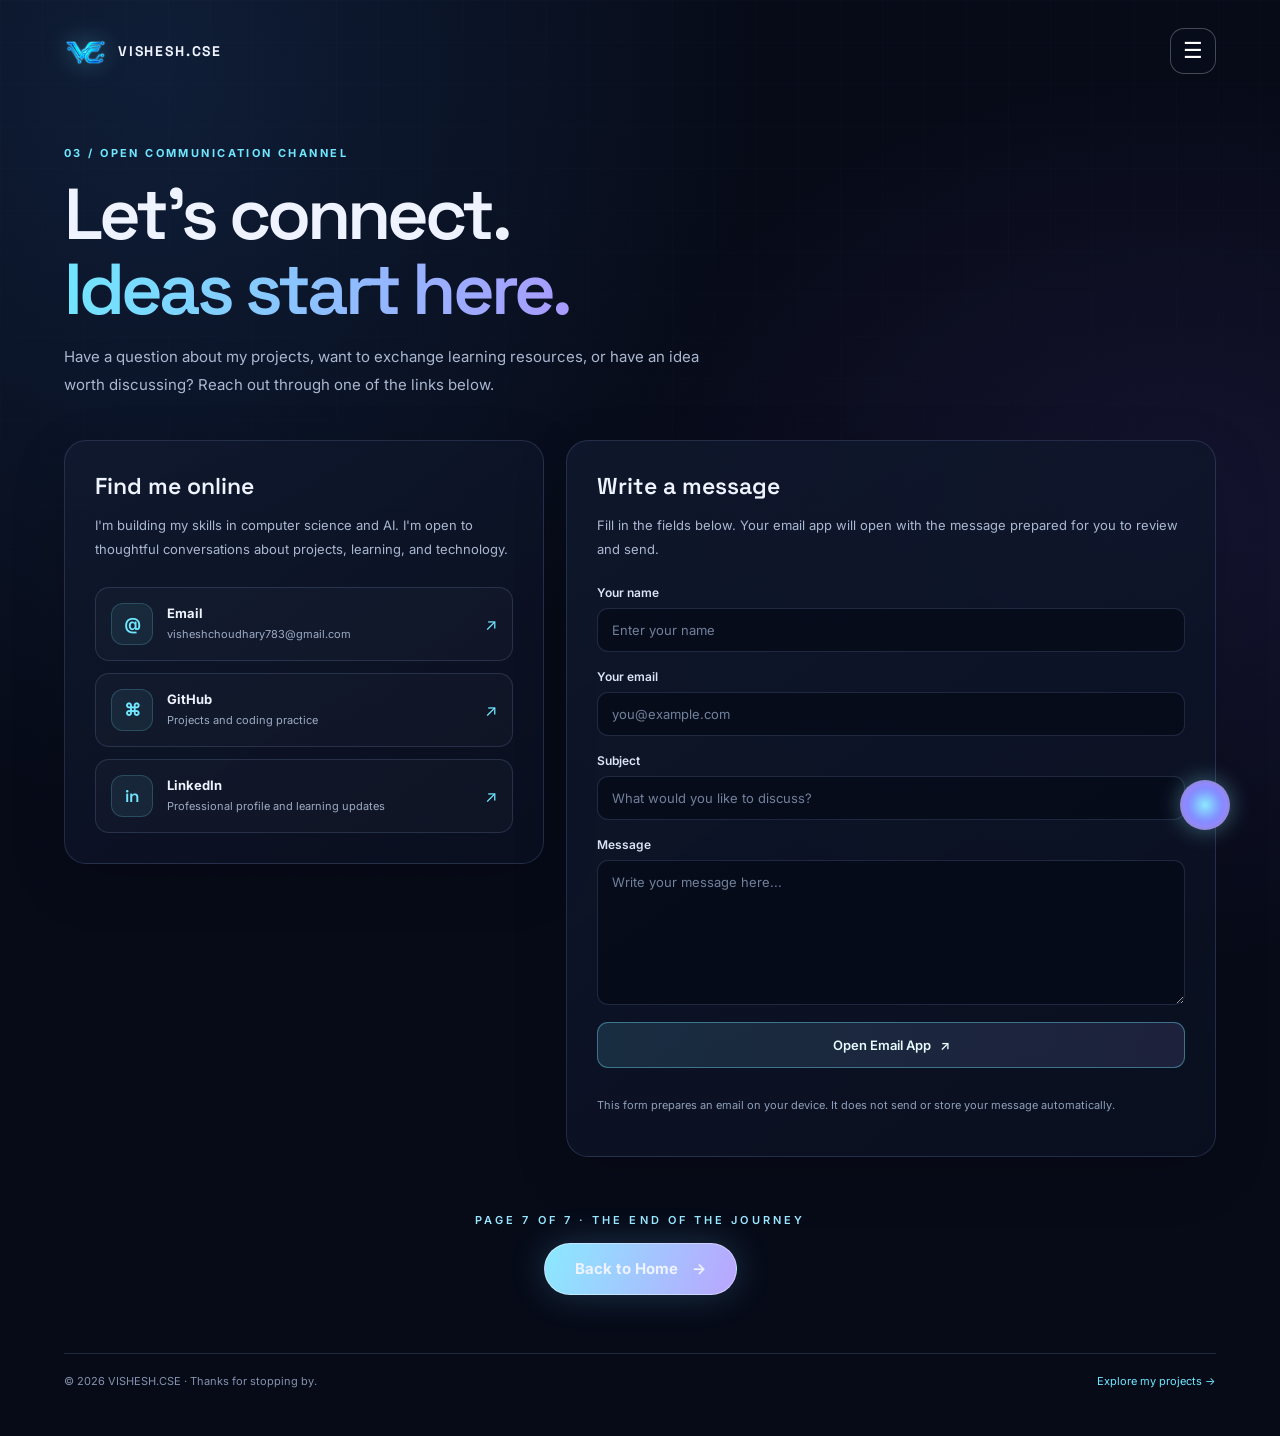
<file: contact.html>
<!DOCTYPE html>
<html lang="en">
<head>
    <meta charset="UTF-8">
    <meta name="viewport" content="width=device-width, initial-scale=1.0">
    <meta name="theme-color" content="#070b18">
    <meta name="description" content="Contact Vishesh about computer science, projects, and learning opportunities.">
    <title>Contact | VISHESH.CSE</title>

    <link rel="icon" href="assets/v-logo.png">
    <link rel="stylesheet" href="site.css">
    <link rel="preconnect" href="https://fonts.googleapis.com">
    <link rel="preconnect" href="https://fonts.gstatic.com" crossorigin>
    <link href="https://fonts.googleapis.com/css2?family=Inter:wght@400;500;600;700&family=Space+Grotesk:wght@400;500;600;700&display=swap" rel="stylesheet">

    <style>
        .contact-page {
            --c-bg: #070b18;
            --c-panel: rgba(17, 26, 48, .78);
            --c-line: rgba(137, 166, 220, .19);
            --c-cyan: #70e7ff;
            --c-violet: #a99aff;
            min-height: 100vh;
            padding: 28px clamp(18px, 5vw, 72px) 48px;
            color: #eef3ff;
            background:
                radial-gradient(ellipse at 12% 5%, rgba(47, 104, 180, .20), transparent 38%),
                radial-gradient(ellipse at 92% 36%, rgba(112, 75, 205, .13), transparent 34%),
                var(--c-bg);
            font-family: 'Inter', sans-serif;
            position: relative;
            isolation: isolate;
        }

        .contact-page *,
        .contact-page *::before,
        .contact-page *::after {
            box-sizing: border-box;
        }

        .contact-page::before {
            content: "";
            position: absolute;
            inset: 0;
            z-index: -1;
            pointer-events: none;
            opacity: .22;
            background-image:
                linear-gradient(rgba(130, 165, 220, .08) 1px, transparent 1px),
                linear-gradient(90deg, rgba(130, 165, 220, .08) 1px, transparent 1px);
            background-size: 42px 42px;
            mask-image: linear-gradient(to bottom, black, transparent 85%);
        }

        .contact-page a {
            color: inherit;
        }

        .c-topbar,
        .c-container,
        .c-footer {
            max-width: 1180px;
            margin-left: auto;
            margin-right: auto;
        }

        .c-topbar {
            margin-bottom: 72px;
            display: flex;
            align-items: center;
            justify-content: space-between;
            gap: 18px;
        }

        .c-brand {
            display: inline-flex;
            align-items: center;
            gap: 12px;
            text-decoration: none;
            font: 700 14px 'Space Grotesk', sans-serif;
            letter-spacing: .13em;
        }

        .c-brand img {
            width: 42px;
            height: 42px;
            object-fit: contain;
            filter: drop-shadow(0 0 12px rgba(112, 231, 255, .38));
        }

        .c-home {
            text-decoration: none;
            border: 1px solid var(--c-line);
            background: rgba(255, 255, 255, .035);
            padding: 11px 17px;
            border-radius: 999px;
            font-size: 13px;
            transition: border-color .2s, background .2s;
        }

        .c-home:hover {
            border-color: var(--c-cyan);
            background: rgba(112, 231, 255, .08);
        }

        .c-eyebrow {
            color: var(--c-cyan);
            font-size: 11px;
            font-weight: 700;
            letter-spacing: .22em;
            text-transform: uppercase;
        }

        .c-heading {
            max-width: 800px;
            margin: 17px 0 16px;
            font: 600 clamp(40px, 6vw, 72px)/1.04 'Space Grotesk', sans-serif;
            letter-spacing: -.055em;
        }

        .c-heading span {
            color: transparent;
            background: linear-gradient(100deg, var(--c-cyan), var(--c-violet));
            background-clip: text;
            -webkit-background-clip: text;
        }

        .c-intro {
            max-width: 660px;
            color: #aab7d0;
            font-size: 15px;
            line-height: 1.85;
        }

        .c-layout {
            display: grid;
            grid-template-columns: .85fr 1.15fr;
            gap: 22px;
            margin-top: 42px;
            align-items: start;
        }

        .c-panel {
            min-width: 0;
            padding: clamp(22px, 3vw, 30px);
            border: 1px solid var(--c-line);
            border-radius: 22px;
            background: linear-gradient(145deg, var(--c-panel), rgba(10, 16, 32, .88));
            box-shadow: 0 18px 55px rgba(0, 0, 0, .16);
        }

        .c-panel h2 {
            margin: 0 0 10px;
            font: 600 23px 'Space Grotesk', sans-serif;
        }

        .c-muted {
            color: #aab7d0;
            font-size: 13px;
            line-height: 1.8;
        }

        .c-links {
            display: grid;
            gap: 12px;
            margin-top: 26px;
        }

        .c-link-card {
            display: flex;
            align-items: center;
            gap: 14px;
            min-width: 0;
            padding: 15px;
            border: 1px solid var(--c-line);
            border-radius: 14px;
            text-decoration: none;
            background: rgba(255, 255, 255, .025);
            transition: border-color .2s, background .2s;
        }

        .c-link-card:hover {
            border-color: rgba(112, 231, 255, .45);
            background: rgba(112, 231, 255, .045);
        }

        .c-link-icon {
            flex: 0 0 42px;
            width: 42px;
            height: 42px;
            display: grid;
            place-items: center;
            border: 1px solid rgba(112, 231, 255, .20);
            border-radius: 12px;
            background: rgba(112, 231, 255, .07);
            color: var(--c-cyan);
            font: 600 17px 'Space Grotesk', sans-serif;
        }

        .c-link-text {
            min-width: 0;
        }

        .c-link-text strong {
            display: block;
            font-size: 13px;
            margin-bottom: 5px;
        }

        .c-link-text span {
            display: block;
            overflow-wrap: anywhere;
            color: #9cabc5;
            font-size: 11px;
            line-height: 1.6;
        }

        .c-link-arrow {
            margin-left: auto;
            color: var(--c-cyan);
        }

        .c-form {
            display: grid;
            gap: 17px;
            margin-top: 24px;
        }

        .c-field {
            display: grid;
            gap: 8px;
        }

        .c-field label {
            color: #dbe4f6;
            font-size: 12px;
            font-weight: 600;
        }

        .c-field input,
        .c-field textarea {
            width: 100%;
            min-width: 0;
            border: 1px solid var(--c-line);
            border-radius: 11px;
            padding: 13px 14px;
            color: #eef3ff;
            background: rgba(5, 10, 23, .68);
            font: 13px 'Inter', sans-serif;
            outline: none;
            transition: border-color .2s, box-shadow .2s;
        }

        .c-field input::placeholder,
        .c-field textarea::placeholder {
            color: #71809b;
        }

        .c-field input:focus,
        .c-field textarea:focus {
            border-color: var(--c-cyan);
            box-shadow: 0 0 0 3px rgba(112, 231, 255, .08);
        }

        .c-field textarea {
            min-height: 145px;
            resize: vertical;
        }

        .c-submit {
            display: inline-flex;
            align-items: center;
            justify-content: center;
            gap: 9px;
            min-height: 46px;
            width: 100%;
            padding: 12px 18px;
            border: 1px solid rgba(112, 231, 255, .4);
            border-radius: 11px;
            background: linear-gradient(100deg, rgba(112, 231, 255, .13), rgba(169, 154, 255, .13));
            color: #e6faff;
            font: 600 13px 'Inter', sans-serif;
            cursor: pointer;
            transition: background .2s, border-color .2s;
        }

        .c-submit:hover {
            border-color: var(--c-cyan);
            background: linear-gradient(100deg, rgba(112, 231, 255, .2), rgba(169, 154, 255, .2));
        }

        .c-form-note {
            color: #8f9fba;
            font-size: 11px;
            line-height: 1.7;
        }

        .c-footer {
            margin-top: 58px;
            padding-top: 20px;
            border-top: 1px solid var(--c-line);
            display: flex;
            flex-wrap: wrap;
            justify-content: space-between;
            gap: 12px;
            color: #8492ad;
            font-size: 11px;
        }

        .c-footer a {
            color: var(--c-cyan);
            text-decoration: none;
        }

        .c-home:focus-visible,
        .c-brand:focus-visible,
        .c-link-card:focus-visible,
        .c-submit:focus-visible,
        .c-footer a:focus-visible {
            outline: 2px solid var(--c-cyan);
            outline-offset: 4px;
        }

        @media (max-width: 850px) {
            .c-layout {
                grid-template-columns: 1fr;
            }
        }

        @media (max-width: 600px) {
            .contact-page {
                padding: 20px 17px 32px;
            }

            .c-topbar {
                margin-bottom: 53px;
            }

            .c-brand {
                font-size: 12px;
                letter-spacing: .08em;
            }

            .c-brand img {
                width: 36px;
                height: 36px;
            }

            .c-footer {
                margin-top: 40px;
            }
        }

        @media (prefers-reduced-motion: reduce) {
            .contact-page *,
            .contact-page *::before,
            .contact-page *::after {
                transition-duration: .01ms !important;
                animation-duration: .01ms !important;
            }
        }
    </style>
    <link rel="stylesheet" href="site.css">
</head>

<body>
<main class="contact-page">
    <header class="c-topbar">
        <a class="c-brand" href="index.html" aria-label="VISHESH.CSE home">
            <img src="assets/VC-logo.png" alt="">
            <span>VISHESH.CSE</span>
        </a>
        <a class="c-home" href="index.html">← Back to Home</a>
    </header>

    <div class="c-container">
        <section aria-labelledby="c-title">
            <div class="c-eyebrow">03 / Open communication channel</div>
            <h1 class="c-heading" id="c-title">
                Let's connect.<br>
                <span>Ideas start here.</span>
            </h1>
            <p class="c-intro">
                Have a question about my projects, want to exchange learning
                resources, or have an idea worth discussing? Reach out through
                one of the links below.
            </p>
        </section>

        <div class="c-layout">
            <section class="c-panel" aria-labelledby="c-connect-title">
                <h2 id="c-connect-title">Find me online</h2>
                <p class="c-muted">
                    I'm building my skills in computer science and AI.
                    I'm open to thoughtful conversations about projects,
                    learning, and technology.
                </p>

                <div class="c-links">
                    <a class="c-link-card"
                       href="mailto:visheshchoudhary783@gmail.com?subject=Hello%20VISHESH.CSE">
                        <span class="c-link-icon" aria-hidden="true">@</span>
                        <span class="c-link-text">
                            <strong>Email</strong>
                            <span>visheshchoudhary783@gmail.com</span>
                        </span>
                        <span class="c-link-arrow" aria-hidden="true">↗</span>
                    </a>

                    <a class="c-link-card"
                       href="https://github.com/vishesh-cse"
                       target="_blank" rel="noopener noreferrer">
                        <span class="c-link-icon" aria-hidden="true">⌘</span>
                        <span class="c-link-text">
                            <strong>GitHub</strong>
                            <span>Projects and coding practice</span>
                        </span>
                        <span class="c-link-arrow" aria-hidden="true">↗</span>
                    </a>

                    <a class="c-link-card"
                       href="https://www.linkedin.com/in/vishesh-chaudhary-7802b942b/"
                       target="_blank" rel="noopener noreferrer">
                        <span class="c-link-icon" aria-hidden="true">in</span>
                        <span class="c-link-text">
                            <strong>LinkedIn</strong>
                            <span>Professional profile and learning updates</span>
                        </span>
                        <span class="c-link-arrow" aria-hidden="true">↗</span>
                    </a>
                </div>
            </section>

            <section class="c-panel" aria-labelledby="c-message-title">
                <h2 id="c-message-title">Write a message</h2>
                <p class="c-muted">
                    Fill in the fields below. Your email app will open with
                    the message prepared for you to review and send.
                </p>

                <form class="c-form" id="contactForm">
                    <div class="c-field">
                        <label for="contactName">Your name</label>
                        <input id="contactName" name="name" type="text"
                               autocomplete="name" maxlength="100"
                               placeholder="Enter your name" required>
                    </div>

                    <div class="c-field">
                        <label for="contactEmail">Your email</label>
                        <input id="contactEmail" name="email" type="email"
                               autocomplete="email" maxlength="254"
                               placeholder="you@example.com" required>
                    </div>

                    <div class="c-field">
                        <label for="contactSubject">Subject</label>
                        <input id="contactSubject" name="subject" type="text"
                               maxlength="150"
                               placeholder="What would you like to discuss?" required>
                    </div>

                    <div class="c-field">
                        <label for="contactMessage">Message</label>
                        <textarea id="contactMessage" name="message"
                                  maxlength="5000"
                                  placeholder="Write your message here..."
                                  required></textarea>
                    </div>

                    <button class="c-submit" type="submit">
                        Open Email App <span aria-hidden="true">↗</span>
                    </button>

                    <p class="c-form-note" id="contactStatus" role="status">
                        This form prepares an email on your device. It does
                        not send or store your message automatically.
                    </p>
                </form>
            </section>
        </div>
    </div>

    <nav class="vc-next" aria-label="Next page">
    <p class="vc-next-label">Page 7 of 7 · The end of the journey</p>
    <a class="vc-next-btn" href="index.html">Back to Home <span aria-hidden="true">→</span></a>
</nav>
<footer class="c-footer">
        <span>© 2026 VISHESH.CSE · Thanks for stopping by.</span>
        <a href="projects.html">Explore my projects →</a>
    </footer>
</main>

<script>
    (() => {
        const form = document.getElementById("contactForm");
        const status = document.getElementById("contactStatus");

        if (!form || !status) return;

        form.addEventListener("submit", (event) => {
            event.preventDefault();

            if (!form.reportValidity()) return;

            const name = document.getElementById("contactName").value.trim();
            const email = document.getElementById("contactEmail").value.trim();
            const subject = document.getElementById("contactSubject").value.trim();
            const message = document.getElementById("contactMessage").value.trim();

            const body = [
                `Name: ${name}`,
                `Reply email: ${email}`,
                "",
                message
            ].join("\n");

            const mailto =
                "mailto:visheshchoudhary783@gmail.com" +
                "?subject=" + encodeURIComponent(subject) +
                "&body=" + encodeURIComponent(body);

            status.textContent = "Opening your email app. Review the message and send it there.";
            window.location.href = mailto;
        });
    })();
</script>
<script src="site.js" defer></script>
</body>
</html>
</file>
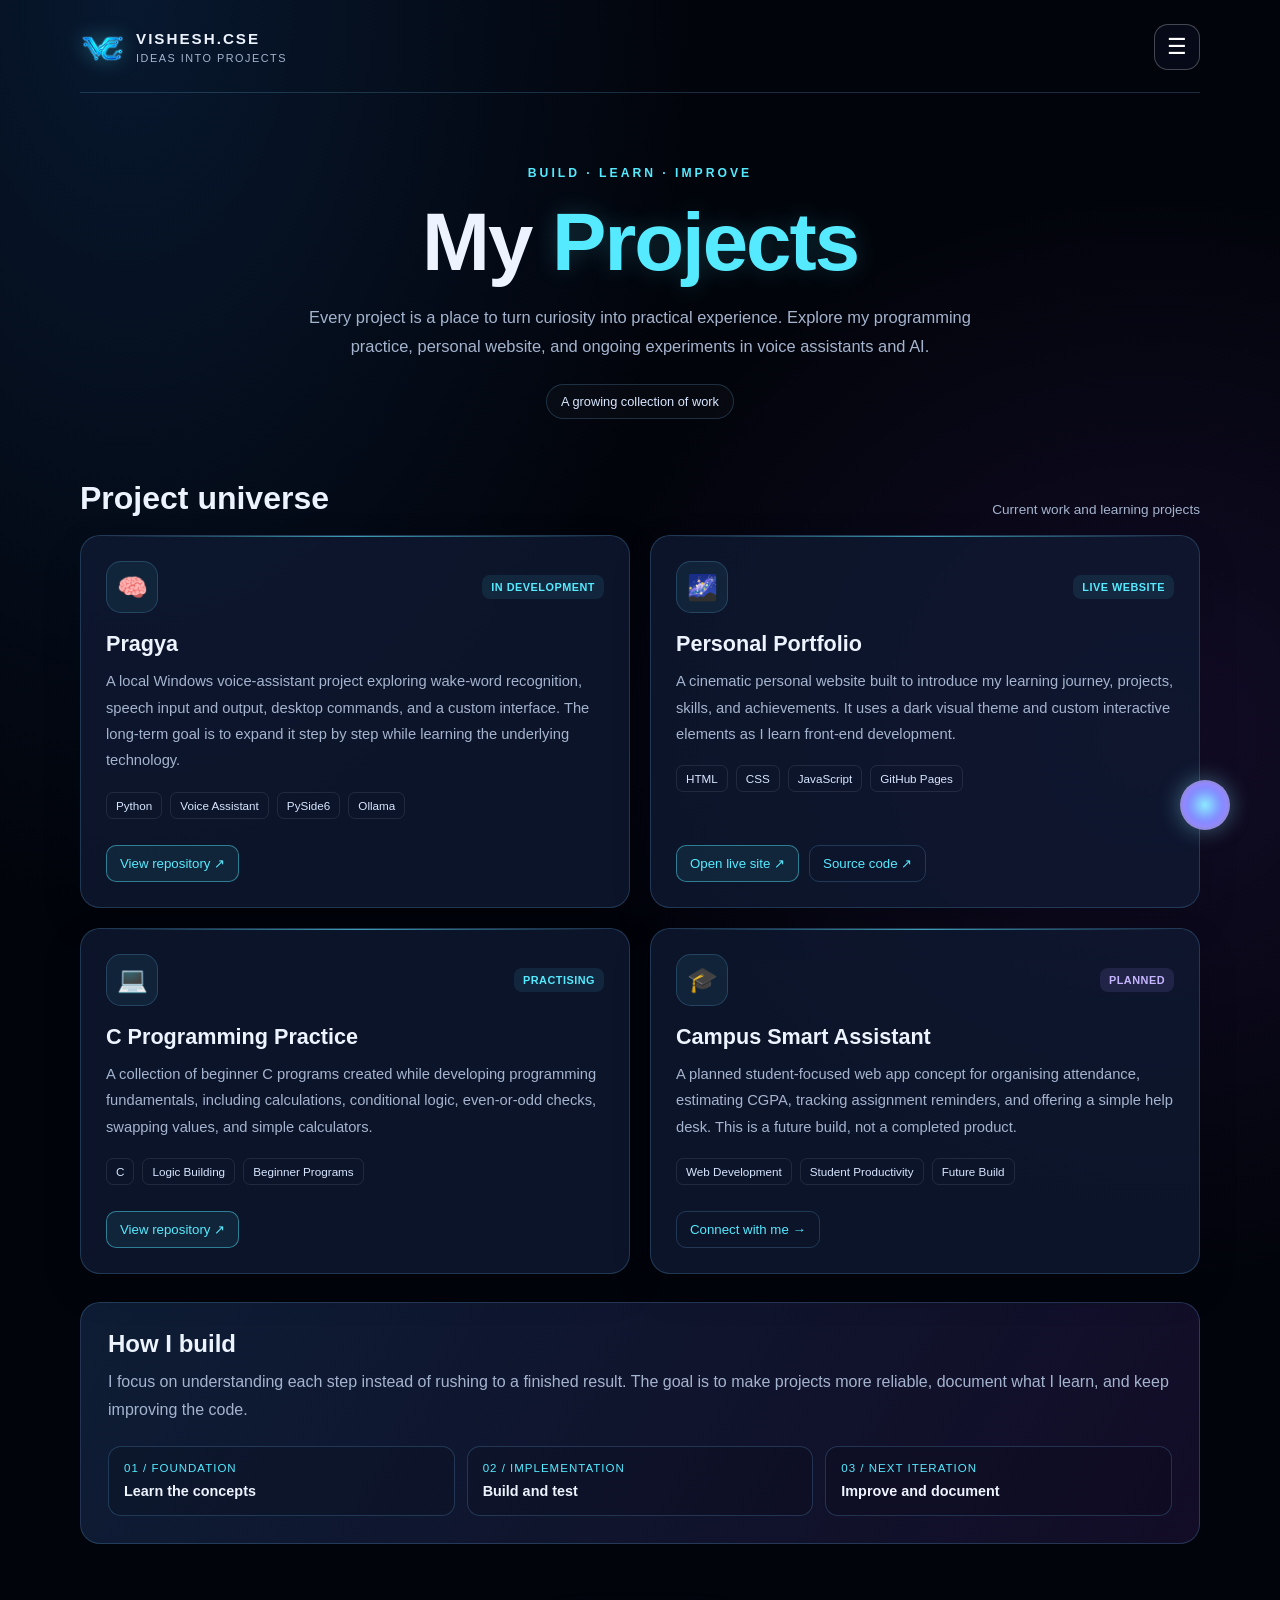
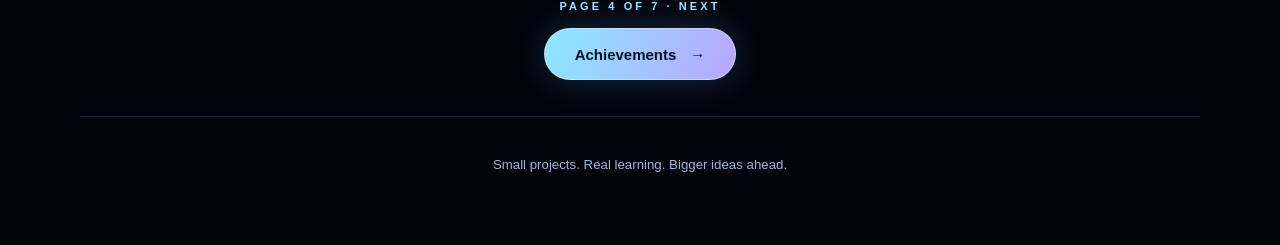
<file: projects.html>
<!DOCTYPE html>
<html lang="en">
<head>
    <meta charset="UTF-8">
    <meta name="viewport" content="width=device-width, initial-scale=1.0">
    <meta name="theme-color" content="#050816">
    <meta name="description" content="Explore my C programming practice, Pragya voice assistant, and personal portfolio projects.">
    <title>Projects | VISHESH.CSE</title>
    <link rel="icon" href="assets/v-logo.png">
    <link rel="stylesheet" href="site.css">

    <style>
        :root {
            --bg: #050816;
            --panel: rgba(15, 25, 49, .82);
            --cyan: #55eaff;
            --violet: #ac91ff;
            --text: #edf4ff;
            --muted: #a5b4ce;
            --border: rgba(116, 197, 255, .2);
        }

        * { box-sizing: border-box; }

        body {
            margin: 0;
            min-height: 100vh;
            color: var(--text);
            background:
                radial-gradient(ellipse at 10% 0%, rgba(31, 105, 190, .2), transparent 35%),
                radial-gradient(ellipse at 90% 40%, rgba(126, 65, 220, .13), transparent 35%),
                var(--bg);
            font-family: Arial, Helvetica, sans-serif;
        }

        a { color: inherit; }

        .page {
            width: min(1120px, 92%);
            margin: auto;
            padding: 24px 0 55px;
        }

        .topbar {
            display: flex;
            align-items: center;
            justify-content: space-between;
            gap: 15px;
            padding-bottom: 22px;
            border-bottom: 1px solid var(--border);
        }

        .brand {
            display: flex;
            align-items: center;
            gap: 12px;
            text-decoration: none;
        }

        .brand img {
            width: 44px;
            height: 44px;
            object-fit: contain;
            filter: drop-shadow(0 0 10px rgba(85, 234, 255, .4));
        }

        .brand strong {
            display: block;
            font-size: .95rem;
            letter-spacing: 2px;
        }

        .brand small {
            display: block;
            margin-top: 5px;
            color: var(--muted);
            font-size: .68rem;
            letter-spacing: 1.5px;
        }

        .home-link {
            padding: 10px 15px;
            border: 1px solid var(--border);
            border-radius: 999px;
            color: var(--cyan);
            text-decoration: none;
        }

        .home-link:hover,
        .home-link:focus-visible {
            border-color: var(--cyan);
            background: rgba(85, 234, 255, .08);
        }

        .hero {
            padding: 70px 0 43px;
            text-align: center;
        }

        .eyebrow {
            color: var(--cyan);
            font-size: .76rem;
            font-weight: bold;
            letter-spacing: 3px;
            text-transform: uppercase;
        }

        h1 {
            margin: 18px 0;
            font-size: clamp(2.7rem, 7vw, 5.1rem);
            line-height: 1.05;
            letter-spacing: -2px;
        }

        .gradient {
            color: var(--cyan);
            text-shadow: 0 0 25px rgba(85, 234, 255, .2);
        }

        .hero p {
            max-width: 690px;
            margin: auto;
            color: var(--muted);
            font-size: 1.03rem;
            line-height: 1.8;
        }

        .project-count {
            display: inline-block;
            margin-top: 22px;
            padding: 9px 14px;
            border: 1px solid var(--border);
            border-radius: 999px;
            color: #d8e7ff;
            background: rgba(255, 255, 255, .025);
            font-size: .8rem;
        }

        .section-heading {
            display: flex;
            flex-wrap: wrap;
            align-items: end;
            justify-content: space-between;
            gap: 12px;
            margin: 18px 0;
        }

        .section-heading h2 {
            margin: 0;
            font-size: clamp(1.45rem, 4vw, 2rem);
        }

        .section-heading p {
            margin: 0;
            color: var(--muted);
            font-size: .85rem;
        }

        .projects-grid {
            display: grid;
            grid-template-columns: repeat(2, minmax(0, 1fr));
            gap: 20px;
        }

        .project-card {
            position: relative;
            display: flex;
            flex-direction: column;
            overflow: hidden;
            min-height: 300px;
            padding: 25px;
            border: 1px solid var(--border);
            border-radius: 20px;
            background: var(--panel);
            box-shadow: 0 15px 40px rgba(0, 0, 0, .14);
            transition: transform .25s ease, border-color .25s ease;
        }

        .project-card::before {
            position: absolute;
            top: 0;
            left: 22px;
            right: 22px;
            height: 1px;
            content: "";
            background: linear-gradient(90deg, transparent, var(--cyan), transparent);
            opacity: .65;
        }

        .project-card:hover {
            transform: translateY(-5px);
            border-color: rgba(85, 234, 255, .5);
        }

        .card-head {
            display: flex;
            align-items: center;
            justify-content: space-between;
            gap: 12px;
            margin-bottom: 18px;
        }

        .project-icon {
            display: grid;
            place-items: center;
            width: 52px;
            height: 52px;
            border: 1px solid var(--border);
            border-radius: 15px;
            background: rgba(85, 234, 255, .07);
            font-size: 1.55rem;
        }

        .status {
            padding: 6px 9px;
            border-radius: 8px;
            background: rgba(85, 234, 255, .09);
            color: var(--cyan);
            font-size: .68rem;
            font-weight: bold;
            letter-spacing: .5px;
        }

        .status.planned {
            color: #c5b5ff;
            background: rgba(172, 145, 255, .12);
        }

        .project-card h3 {
            margin: 0 0 11px;
            font-size: 1.35rem;
        }

        .project-card > p {
            margin: 0;
            color: var(--muted);
            font-size: .92rem;
            line-height: 1.8;
        }

        .tags {
            display: flex;
            flex-wrap: wrap;
            gap: 8px;
            margin: 18px 0 22px;
        }

        .tag {
            padding: 6px 9px;
            border: 1px solid rgba(255, 255, 255, .09);
            border-radius: 7px;
            color: #d8e6ff;
            font-size: .73rem;
        }

        .project-actions {
            display: flex;
            flex-wrap: wrap;
            gap: 10px;
            margin-top: auto;
            padding-top: 4px;
        }

        .project-link {
            display: inline-flex;
            align-items: center;
            justify-content: center;
            padding: 10px 13px;
            border: 1px solid var(--border);
            border-radius: 10px;
            color: var(--cyan);
            font-size: .83rem;
            text-decoration: none;
            transition: background .2s ease;
        }

        .project-link:hover,
        .project-link:focus-visible {
            background: rgba(85, 234, 255, .09);
        }

        .project-link.primary {
            border-color: rgba(85, 234, 255, .45);
            background: rgba(85, 234, 255, .08);
        }

        .roadmap {
            margin-top: 28px;
            padding: 27px;
            border: 1px solid var(--border);
            border-radius: 20px;
            background: linear-gradient(120deg, rgba(18, 37, 67, .75), rgba(31, 19, 58, .6));
        }

        .roadmap h2 { margin: 0 0 10px; }

        .roadmap > p {
            margin: 0;
            color: var(--muted);
            line-height: 1.75;
        }

        .roadmap-list {
            display: grid;
            grid-template-columns: repeat(3, minmax(0, 1fr));
            gap: 12px;
            margin-top: 22px;
        }

        .roadmap-item {
            padding: 15px;
            border: 1px solid var(--border);
            border-radius: 13px;
            background: rgba(0, 0, 0, .12);
        }

        .roadmap-item span {
            display: block;
            margin-bottom: 8px;
            color: var(--cyan);
            font-size: .72rem;
            letter-spacing: 1px;
        }

        .roadmap-item strong { font-size: .9rem; }

        .bottom {
            margin-top: 30px;
            padding-top: 22px;
            border-top: 1px solid var(--border);
            color: var(--muted);
            text-align: center;
            font-size: .83rem;
            line-height: 1.8;
        }

        .bottom a {
            color: var(--cyan);
            text-decoration: none;
        }

        @media (max-width: 720px) {
            .projects-grid { grid-template-columns: 1fr; }
            .roadmap-list { grid-template-columns: 1fr; }
            .hero { padding-top: 48px; }
            .project-card { min-height: 0; }
        }

        @media (max-width: 400px) {
            .brand img { width: 36px; height: 36px; }
            .brand strong { font-size: .8rem; letter-spacing: 1px; }
            .home-link { padding: 9px 11px; font-size: .85rem; }
            .project-card { padding: 20px; }
        }

        @media (prefers-reduced-motion: reduce) {
            *, *::before, *::after {
                scroll-behavior: auto !important;
                animation-duration: .01ms !important;
                transition-duration: .01ms !important;
            }
        }
    </style>
    <link rel="stylesheet" href="site.css">
</head>

<body>
    <main class="page">
        <header class="topbar">
            <a class="brand" href="index.html" aria-label="VISHESH.CSE homepage">
                <img src="assets/VC-logo.png" alt="VC logo">
                <span>
                    <strong>VISHESH.CSE</strong>
                    <small>IDEAS INTO PROJECTS</small>
                </span>
            </a>
            <a class="home-link" href="index.html">← Home</a>
        </header>

        <section class="hero">
            <span class="eyebrow">Build · Learn · Improve</span>
            <h1>My <span class="gradient">Projects</span></h1>
            <p>
                Every project is a place to turn curiosity into practical
                experience. Explore my programming practice, personal website,
                and ongoing experiments in voice assistants and AI.
            </p>
            <span class="project-count">A growing collection of work</span>
        </section>

        <section aria-labelledby="projects-heading">
            <div class="section-heading">
                <h2 id="projects-heading">Project universe</h2>
                <p>Current work and learning projects</p>
            </div>

            <div class="projects-grid">
                <article class="project-card">
                    <div class="card-head">
                        <div class="project-icon" aria-hidden="true">🧠</div>
                        <span class="status">IN DEVELOPMENT</span>
                    </div>
                    <h3>Pragya</h3>
                    <p>
                        A local Windows voice-assistant project exploring wake-word
                        recognition, speech input and output, desktop commands,
                        and a custom interface. The long-term goal is to expand
                        it step by step while learning the underlying technology.
                    </p>
                    <div class="tags">
                        <span class="tag">Python</span>
                        <span class="tag">Voice Assistant</span>
                        <span class="tag">PySide6</span>
                        <span class="tag">Ollama</span>
                    </div>
                    <div class="project-actions">
                        <a class="project-link primary"
                           href="https://github.com/vishesh-cse/Pragya"
                           target="_blank" rel="noopener noreferrer">
                            View repository ↗
                        </a>
                    </div>
                </article>

                <article class="project-card">
                    <div class="card-head">
                        <div class="project-icon" aria-hidden="true">🌌</div>
                        <span class="status">LIVE WEBSITE</span>
                    </div>
                    <h3>Personal Portfolio</h3>
                    <p>
                        A cinematic personal website built to introduce my
                        learning journey, projects, skills, and achievements.
                        It uses a dark visual theme and custom interactive
                        elements as I learn front-end development.
                    </p>
                    <div class="tags">
                        <span class="tag">HTML</span>
                        <span class="tag">CSS</span>
                        <span class="tag">JavaScript</span>
                        <span class="tag">GitHub Pages</span>
                    </div>
                    <div class="project-actions">
                        <a class="project-link primary"
                           href="https://vishesh-cse.github.io/vishesh-portfolio/"
                           target="_blank" rel="noopener noreferrer">
                            Open live site ↗
                        </a>
                        <a class="project-link"
                           href="https://github.com/vishesh-cse/vishesh-portfolio"
                           target="_blank" rel="noopener noreferrer">
                            Source code ↗
                        </a>
                    </div>
                </article>

                <article class="project-card">
                    <div class="card-head">
                        <div class="project-icon" aria-hidden="true">💻</div>
                        <span class="status">PRACTISING</span>
                    </div>
                    <h3>C Programming Practice</h3>
                    <p>
                        A collection of beginner C programs created while
                        developing programming fundamentals, including
                        calculations, conditional logic, even-or-odd checks,
                        swapping values, and simple calculators.
                    </p>
                    <div class="tags">
                        <span class="tag">C</span>
                        <span class="tag">Logic Building</span>
                        <span class="tag">Beginner Programs</span>
                    </div>
                    <div class="project-actions">
                        <a class="project-link primary"
                           href="https://github.com/vishesh-cse/c-programming-practice"
                           target="_blank" rel="noopener noreferrer">
                            View repository ↗
                        </a>
                    </div>
                </article>

                <article class="project-card">
                    <div class="card-head">
                        <div class="project-icon" aria-hidden="true">🎓</div>
                        <span class="status planned">PLANNED</span>
                    </div>
                    <h3>Campus Smart Assistant</h3>
                    <p>
                        A planned student-focused web app concept for organising
                        attendance, estimating CGPA, tracking assignment
                        reminders, and offering a simple help desk. This is
                        a future build, not a completed product.
                    </p>
                    <div class="tags">
                        <span class="tag">Web Development</span>
                        <span class="tag">Student Productivity</span>
                        <span class="tag">Future Build</span>
                    </div>
                    <div class="project-actions">
                        <a class="project-link" href="contact.html">
                            Connect with me →
                        </a>
                    </div>
                </article>
            </div>
        </section>

        <section class="roadmap" aria-labelledby="roadmap-heading">
            <h2 id="roadmap-heading">How I build</h2>
            <p>
                I focus on understanding each step instead of rushing to a
                finished result. The goal is to make projects more reliable,
                document what I learn, and keep improving the code.
            </p>

            <div class="roadmap-list">
                <div class="roadmap-item">
                    <span>01 / FOUNDATION</span>
                    <strong>Learn the concepts</strong>
                </div>
                <div class="roadmap-item">
                    <span>02 / IMPLEMENTATION</span>
                    <strong>Build and test</strong>
                </div>
                <div class="roadmap-item">
                    <span>03 / NEXT ITERATION</span>
                    <strong>Improve and document</strong>
                </div>
            </div>
        </section>

        <nav class="vc-next" aria-label="Next page">
    <p class="vc-next-label">Page 4 of 7 · Next</p>
    <a class="vc-next-btn" href="achievements.html">Achievements <span aria-hidden="true">→</span></a>
</nav>
<footer class="bottom">
            <p>Small projects. Real learning. Bigger ideas ahead.</p>
        </footer>
    </main>
<script src="site.js" defer></script>
</body>
</html>
</file>
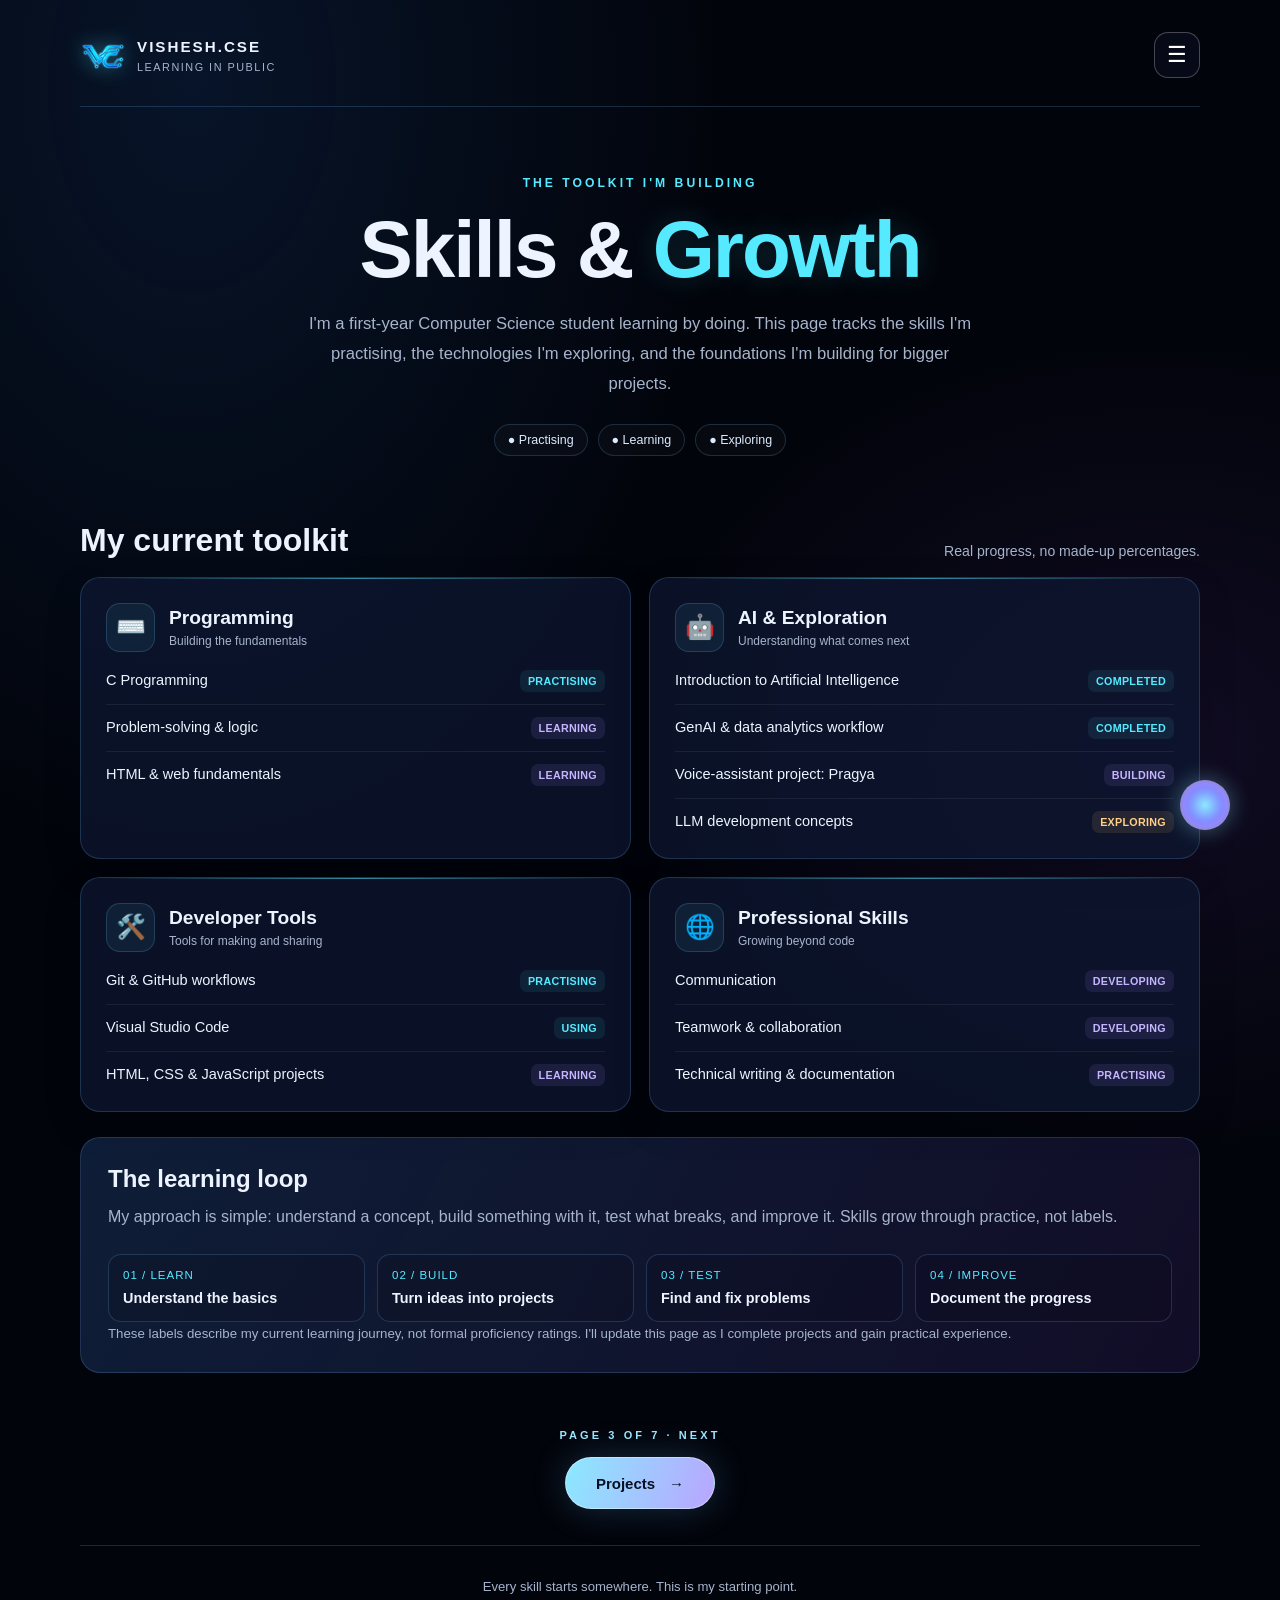
<file: skills.html>
<!DOCTYPE html>
<html lang="en">
<head>
    <meta charset="UTF-8">
    <meta name="viewport" content="width=device-width, initial-scale=1.0">
    <meta name="theme-color" content="#050816">
    <meta name="description" content="Explore my programming, AI learning, tools, and professional skills as a first-year CSE student.">
    <title>Skills | VISHESH.CSE</title>

    <link rel="icon" href="assets/v-logo.png">
    <link rel="stylesheet" href="site.css">

    <style>
        :root {
            --skill-bg: #050816;
            --skill-panel: rgba(14, 23, 48, 0.78);
            --skill-cyan: #55eaff;
            --skill-violet: #a78bfa;
            --skill-text: #edf4ff;
            --skill-muted: #a6b4cc;
            --skill-border: rgba(116, 197, 255, 0.19);
        }

        * {
            box-sizing: border-box;
        }

        body {
            margin: 0;
            min-height: 100vh;
            color: var(--skill-text);
            background:
                radial-gradient(ellipse at 15% 5%, rgba(32, 100, 190, .17), transparent 35%),
                radial-gradient(ellipse at 90% 45%, rgba(125, 65, 210, .12), transparent 32%),
                var(--skill-bg);
            font-family: Arial, Helvetica, sans-serif;
        }

        a {
            color: inherit;
        }

        .skills-page {
            width: min(1120px, 92%);
            margin: auto;
            padding: 24px 0 56px;
        }

        .skills-header {
            display: flex;
            justify-content: space-between;
            align-items: center;
            gap: 16px;
            padding: 8px 0 28px;
            border-bottom: 1px solid var(--skill-border);
        }

        .skills-brand {
            display: flex;
            align-items: center;
            gap: 12px;
            text-decoration: none;
        }

        .skills-brand img {
            width: 45px;
            height: 45px;
            object-fit: contain;
            filter: drop-shadow(0 0 10px rgba(85, 234, 255, .45));
        }

        .brand-name {
            font-size: .95rem;
            font-weight: 800;
            letter-spacing: 2px;
        }

        .brand-caption {
            display: block;
            margin-top: 5px;
            color: var(--skill-muted);
            font-size: .68rem;
            letter-spacing: 1.5px;
        }

        .home-link {
            padding: 10px 16px;
            border: 1px solid var(--skill-border);
            border-radius: 999px;
            text-decoration: none;
            color: var(--skill-cyan);
            transition: background .2s ease, border-color .2s ease;
        }

        .home-link:hover,
        .home-link:focus-visible {
            background: rgba(85, 234, 255, .09);
            border-color: var(--skill-cyan);
        }

        .skills-hero {
            padding: 66px 0 38px;
            text-align: center;
        }

        .eyebrow {
            color: var(--skill-cyan);
            font-size: .76rem;
            font-weight: 700;
            letter-spacing: 3px;
            text-transform: uppercase;
        }

        .skills-hero h1 {
            margin: 17px 0;
            font-size: clamp(2.5rem, 7vw, 5rem);
            line-height: 1.05;
            letter-spacing: -2px;
        }

        .gradient-text {
            color: var(--skill-cyan);
            text-shadow: 0 0 28px rgba(85, 234, 255, .18);
        }

        .skills-hero p {
            max-width: 680px;
            margin: 0 auto;
            color: var(--skill-muted);
            font-size: 1.04rem;
            line-height: 1.8;
        }

        .status-strip {
            display: flex;
            justify-content: center;
            flex-wrap: wrap;
            gap: 10px;
            margin-top: 25px;
        }

        .status-pill {
            padding: 8px 13px;
            border: 1px solid var(--skill-border);
            border-radius: 999px;
            background: rgba(255, 255, 255, .025);
            color: #dceaff;
            font-size: .78rem;
        }

        .section-heading {
            display: flex;
            align-items: end;
            justify-content: space-between;
            flex-wrap: wrap;
            gap: 12px;
            margin: 28px 0 18px;
        }

        .section-heading h2 {
            margin: 0;
            font-size: clamp(1.4rem, 4vw, 2rem);
        }

        .section-heading p {
            margin: 0;
            color: var(--skill-muted);
            font-size: .88rem;
        }

        .skills-grid {
            display: grid;
            grid-template-columns: repeat(2, minmax(0, 1fr));
            gap: 18px;
        }

        .skill-card {
            position: relative;
            overflow: hidden;
            padding: 25px;
            border: 1px solid var(--skill-border);
            border-radius: 20px;
            background: var(--skill-panel);
            box-shadow: 0 14px 38px rgba(0, 0, 0, .13);
            transition: transform .25s ease, border-color .25s ease;
        }

        .skill-card::before {
            position: absolute;
            top: 0;
            left: 20px;
            right: 20px;
            height: 1px;
            content: "";
            background: linear-gradient(90deg, transparent, var(--skill-cyan), transparent);
            opacity: .55;
        }

        .skill-card:hover {
            transform: translateY(-4px);
            border-color: rgba(85, 234, 255, .48);
        }

        .card-top {
            display: flex;
            align-items: center;
            gap: 14px;
            margin-bottom: 18px;
        }

        .skill-icon {
            display: grid;
            place-items: center;
            flex-shrink: 0;
            width: 49px;
            height: 49px;
            border: 1px solid var(--skill-border);
            border-radius: 14px;
            background: rgba(85, 234, 255, .07);
            font-size: 1.5rem;
        }

        .skill-card h3 {
            margin: 0;
            font-size: 1.2rem;
        }

        .card-kicker {
            margin-top: 5px;
            color: var(--skill-muted);
            font-size: .75rem;
        }

        .skill-list {
            display: grid;
            gap: 12px;
            margin: 0;
            padding: 0;
            list-style: none;
        }

        .skill-item {
            display: flex;
            justify-content: space-between;
            align-items: center;
            gap: 12px;
            padding-bottom: 12px;
            border-bottom: 1px solid rgba(255, 255, 255, .065);
        }

        .skill-item:last-child {
            padding-bottom: 0;
            border-bottom: 0;
        }

        .skill-name {
            font-size: .91rem;
            line-height: 1.5;
        }

        .skill-status {
            flex-shrink: 0;
            padding: 5px 8px;
            border-radius: 7px;
            background: rgba(85, 234, 255, .08);
            color: var(--skill-cyan);
            font-size: .67rem;
            font-weight: 700;
            letter-spacing: .3px;
        }

        .skill-status.learning {
            background: rgba(167, 139, 250, .11);
            color: #c5b5ff;
        }

        .skill-status.exploring {
            background: rgba(255, 196, 112, .1);
            color: #ffd08c;
        }

        .journey-panel {
            margin-top: 25px;
            padding: 27px;
            border: 1px solid var(--skill-border);
            border-radius: 20px;
            background: linear-gradient(120deg, rgba(18, 37, 67, .8), rgba(27, 18, 55, .65));
        }

        .journey-panel h2 {
            margin: 0 0 10px;
        }

        .journey-panel > p {
            margin: 0;
            color: var(--skill-muted);
            line-height: 1.75;
        }

        .journey-steps {
            display: grid;
            grid-template-columns: repeat(4, minmax(0, 1fr));
            gap: 12px;
            margin-top: 23px;
        }

        .journey-step {
            padding: 14px;
            border: 1px solid var(--skill-border);
            border-radius: 13px;
            background: rgba(0, 0, 0, .12);
        }

        .journey-step span {
            display: block;
            margin-bottom: 8px;
            color: var(--skill-cyan);
            font-size: .72rem;
            letter-spacing: 1px;
        }

        .journey-step strong {
            font-size: .9rem;
        }

        .skills-note {
            margin-top: 18px;
            color: var(--skill-muted);
            font-size: .83rem;
            line-height: 1.7;
        }

        .skills-footer {
            margin-top: 32px;
            padding-top: 20px;
            border-top: 1px solid var(--skill-border);
            color: var(--skill-muted);
            text-align: center;
            font-size: .82rem;
        }

        .skills-footer a {
            color: var(--skill-cyan);
            text-decoration: none;
        }

        @media (max-width: 700px) {
            .skills-grid {
                grid-template-columns: 1fr;
            }

            .journey-steps {
                grid-template-columns: repeat(2, minmax(0, 1fr));
            }

            .skills-hero {
                padding-top: 48px;
            }

            .skill-card {
                padding: 21px;
            }
        }

        @media (max-width: 400px) {
            .brand-name {
                font-size: .8rem;
                letter-spacing: 1px;
            }

            .skills-brand img {
                width: 37px;
                height: 37px;
            }

            .home-link {
                padding: 9px 12px;
                font-size: .85rem;
            }

            .skill-item {
                align-items: flex-start;
                flex-direction: column;
                gap: 7px;
            }
        }

        @media (prefers-reduced-motion: reduce) {
            *,
            *::before,
            *::after {
                scroll-behavior: auto !important;
                transition-duration: .01ms !important;
                animation-duration: .01ms !important;
                animation-iteration-count: 1 !important;
            }
        }
    </style>
    <link rel="stylesheet" href="site.css">
</head>

<body>
    <main class="skills-page">
        <header class="skills-header">
            <a class="skills-brand" href="index.html" aria-label="VISHESH.CSE homepage">
                <img src="assets/VC-logo.png" alt="VC logo">
                <span>
                    <span class="brand-name">VISHESH.CSE</span>
                    <span class="brand-caption">LEARNING IN PUBLIC</span>
                </span>
            </a>

            <a class="home-link" href="index.html">← Home</a>
        </header>

        <section class="skills-hero">
            <span class="eyebrow">The toolkit I'm building</span>
            <h1>Skills &amp; <span class="gradient-text">Growth</span></h1>
            <p>
                I'm a first-year Computer Science student learning by doing.
                This page tracks the skills I'm practising, the technologies
                I'm exploring, and the foundations I'm building for bigger projects.
            </p>

            <div class="status-strip" aria-label="Skill status legend">
                <span class="status-pill">● Practising</span>
                <span class="status-pill">● Learning</span>
                <span class="status-pill">● Exploring</span>
            </div>
        </section>

        <section aria-labelledby="skills-heading">
            <div class="section-heading">
                <h2 id="skills-heading">My current toolkit</h2>
                <p>Real progress, no made-up percentages.</p>
            </div>

            <div class="skills-grid">
                <article class="skill-card">
                    <div class="card-top">
                        <div class="skill-icon" aria-hidden="true">⌨️</div>
                        <div>
                            <h3>Programming</h3>
                            <div class="card-kicker">Building the fundamentals</div>
                        </div>
                    </div>

                    <ul class="skill-list">
                        <li class="skill-item">
                            <span class="skill-name">C Programming</span>
                            <span class="skill-status">PRACTISING</span>
                        </li>
                        <li class="skill-item">
                            <span class="skill-name">Problem-solving &amp; logic</span>
                            <span class="skill-status learning">LEARNING</span>
                        </li>
                        <li class="skill-item">
                            <span class="skill-name">HTML &amp; web fundamentals</span>
                            <span class="skill-status learning">LEARNING</span>
                        </li>
                    </ul>
                </article>

                <article class="skill-card">
                    <div class="card-top">
                        <div class="skill-icon" aria-hidden="true">🤖</div>
                        <div>
                            <h3>AI &amp; Exploration</h3>
                            <div class="card-kicker">Understanding what comes next</div>
                        </div>
                    </div>

                    <ul class="skill-list">
                        <li class="skill-item">
                            <span class="skill-name">Introduction to Artificial Intelligence</span>
                            <span class="skill-status">COMPLETED</span>
                        </li>
                        <li class="skill-item">
                            <span class="skill-name">GenAI &amp; data analytics workflow</span>
                            <span class="skill-status">COMPLETED</span>
                        </li>
                        <li class="skill-item">
                            <span class="skill-name">Voice-assistant project: Pragya</span>
                            <span class="skill-status learning">BUILDING</span>
                        </li>
                        <li class="skill-item">
                            <span class="skill-name">LLM development concepts</span>
                            <span class="skill-status exploring">EXPLORING</span>
                        </li>
                    </ul>
                </article>

                <article class="skill-card">
                    <div class="card-top">
                        <div class="skill-icon" aria-hidden="true">🛠️</div>
                        <div>
                            <h3>Developer Tools</h3>
                            <div class="card-kicker">Tools for making and sharing</div>
                        </div>
                    </div>

                    <ul class="skill-list">
                        <li class="skill-item">
                            <span class="skill-name">Git &amp; GitHub workflows</span>
                            <span class="skill-status">PRACTISING</span>
                        </li>
                        <li class="skill-item">
                            <span class="skill-name">Visual Studio Code</span>
                            <span class="skill-status">USING</span>
                        </li>
                        <li class="skill-item">
                            <span class="skill-name">HTML, CSS &amp; JavaScript projects</span>
                            <span class="skill-status learning">LEARNING</span>
                        </li>
                    </ul>
                </article>

                <article class="skill-card">
                    <div class="card-top">
                        <div class="skill-icon" aria-hidden="true">🌐</div>
                        <div>
                            <h3>Professional Skills</h3>
                            <div class="card-kicker">Growing beyond code</div>
                        </div>
                    </div>

                    <ul class="skill-list">
                        <li class="skill-item">
                            <span class="skill-name">Communication</span>
                            <span class="skill-status learning">DEVELOPING</span>
                        </li>
                        <li class="skill-item">
                            <span class="skill-name">Teamwork &amp; collaboration</span>
                            <span class="skill-status learning">DEVELOPING</span>
                        </li>
                        <li class="skill-item">
                            <span class="skill-name">Technical writing &amp; documentation</span>
                            <span class="skill-status learning">PRACTISING</span>
                        </li>
                    </ul>
                </article>
            </div>
        </section>

        <section class="journey-panel" aria-labelledby="journey-heading">
            <h2 id="journey-heading">The learning loop</h2>
            <p>
                My approach is simple: understand a concept, build something
                with it, test what breaks, and improve it. Skills grow through
                practice, not labels.
            </p>

            <div class="journey-steps">
                <div class="journey-step">
                    <span>01 / LEARN</span>
                    <strong>Understand the basics</strong>
                </div>
                <div class="journey-step">
                    <span>02 / BUILD</span>
                    <strong>Turn ideas into projects</strong>
                </div>
                <div class="journey-step">
                    <span>03 / TEST</span>
                    <strong>Find and fix problems</strong>
                </div>
                <div class="journey-step">
                    <span>04 / IMPROVE</span>
                    <strong>Document the progress</strong>
                </div>
            </div>

            <p class="skills-note">
                These labels describe my current learning journey, not formal
                proficiency ratings. I'll update this page as I complete projects
                and gain practical experience.
            </p>
        </section>

        <nav class="vc-next" aria-label="Next page">
    <p class="vc-next-label">Page 3 of 7 · Next</p>
    <a class="vc-next-btn" href="projects.html">Projects <span aria-hidden="true">→</span></a>
</nav>
<footer class="skills-footer">
            <p>Every skill starts somewhere. This is my starting point.</p>
        </footer>
    </main>
<script src="site.js" defer></script>
</body>
</html>
</file>
<file: style.css>
* {
        box-sizing: border-box;
        margin: 0;
        padding: 0;
    }

    body {
        font-family: 'Inter', sans-serif;
        background: #080d1c;
        color: #fff;
        min-height: 100vh;
        overflow-x: hidden;
    }

    .landing {
        position: relative;
        min-height: 100vh;
        min-height: 100svh;
        display: flex;
        align-items: center;
        justify-content: center;
        padding: 100px 24px 40px;
        isolation: isolate;
        text-align: center;
    }

    .landing::before {
        content: "";
        position: absolute;
        inset: 0;
        z-index: -2;
        background:
            linear-gradient(
                180deg,
                rgba(5, 10, 25, 0.48),
                rgba(5, 10, 25, 0.65) 55%,
                rgba(5, 10, 25, 0.88)
            ),
            url("assets/hero-scenery.jpg") center / cover no-repeat;
        transform: scale(1.02);
    }

    .landing::after {
        content: "";
        position: absolute;
        inset: 0;
        z-index: -1;
        background: radial-gradient(
            ellipse at center,
            transparent 10%,
            rgba(3, 7, 18, 0.45) 100%
        );
    }



    .landing-content {
        width: 100%;
        max-width: 900px;
        animation: appear 1s ease both;
    }

    .eyebrow {
        color: #9be7ff;
        font-size: 12px;
        font-weight: 600;
        letter-spacing: 0.3em;
        margin-bottom: 24px;
    }

    h1 {
        font-family: 'Space Grotesk', sans-serif;
        font-size: clamp(48px, 9vw, 96px);
        line-height: 1.05;
        letter-spacing: -0.055em;
        margin-bottom: 22px;
    }

    .gradient-text {
        background: linear-gradient(100deg, #ffffff, #8be9ff, #b8a6ff);
        -webkit-background-clip: text;
        background-clip: text;
        color: transparent;
    }

    .tagline {
        max-width: 590px;
        margin: 0 auto;
        color: #d0d8e9;
        font-size: clamp(15px, 2vw, 19px);
        line-height: 1.8;
    }

    .motto {
        margin-top: 20px;
        color: #aebbd2;
        font-size: 12px;
        letter-spacing: 0.22em;
        text-transform: uppercase;
    }

    .enter-button {
        display: inline-flex;
        align-items: center;
        justify-content: center;
        gap: 14px;
        margin-top: 38px;
        padding: 16px 28px;
        border: 1px solid rgba(255, 255, 255, 0.4);
        border-radius: 999px;
        background: linear-gradient(110deg, #8be9ff, #b9a5ff);
        color: #071020;
        font-weight: 700;
        font-size: 15px;
        text-decoration: none;
        box-shadow: 0 0 35px rgba(100, 190, 255, 0.22);
        transition: transform 0.2s, box-shadow 0.2s;
    }

    .enter-button:hover {
        transform: translateY(-3px);
        box-shadow: 0 0 48px rgba(100, 190, 255, 0.4);
    }

    .footer-note {
        position: absolute;
        bottom: 22px;
        left: 20px;
        right: 20px;
        color: #aebbd2;
        font-size: 11px;
        letter-spacing: 0.12em;
    }

    /* Desktop-style layout toggle */
    body.desktop-mode .landing {
        padding-left: 7vw;
        padding-right: 7vw;
    }

    body.desktop-mode .landing-content {
        max-width: 1100px;
    }

    body.desktop-mode h1 {
        font-size: clamp(64px, 8vw, 112px);
    }

    body.desktop-mode .tagline {
        max-width: 760px;
        font-size: 19px;
    }

    body.desktop-mode .landing::before {
        background-position: center 45%;
    }

    @keyframes appear {
        from {
            opacity: 0;
            transform: translateY(18px);
        }
        to {
            opacity: 1;
            transform: translateY(0);
        }
    }

    /* Navigation toggle button */
    .menu-toggle {
        position: absolute;
        top: 24px;
        left: 24px;
        z-index: 20;
        width: 48px;
        height: 48px;
        border: 1px solid rgba(255, 255, 255, 0.25);
        border-radius: 14px;
        background: rgba(8, 13, 28, 0.82);
        color: #ffffff;
        font-size: 24px;
        cursor: pointer;
        backdrop-filter: blur(12px);
    }

    /* Hidden menu by default */
    .site-nav {
        position: absolute;
        top: 82px;
        left: 24px;
        z-index: 19;
        display: none;
        min-width: 220px;
        padding: 10px;
        border: 1px solid rgba(139, 233, 255, 0.2);
        border-radius: 16px;
        background: rgba(8, 13, 28, 0.96);
        box-shadow: 0 15px 45px rgba(0, 0, 0, 0.35);
        backdrop-filter: blur(18px);
    }

    /* Show links when JavaScript adds .open */
    .site-nav.open {
        display: grid;
        gap: 4px;
    }

    .site-nav a {
        display: block;
        padding: 12px 14px;
        border-radius: 9px;
        color: #e8efff;
        text-decoration: none;
        text-align: left;
        transition: background 0.2s, color 0.2s;
    }

    .site-nav a:hover,
    .site-nav a:focus-visible {
background: rgba(139, 233, 255, 0.12);
        color: #8be9ff;
    }

    @media (max-width: 600px) {
        .menu-toggle {
            top: 16px;
            left: 16px;
        }

        .site-nav {
            top: 72px;
            left: 16px;
        }
    }

    @media (max-width: 600px) {
        .landing {
            padding: 100px 22px 65px;
        }

        .desktop-toggle {
            top: 16px;
            right: 16px;
        }

        .eyebrow {
            font-size: 10px;
            letter-spacing: 0.2em;
        }

        .motto {
            font-size: 10px;
            letter-spacing: 0.14em;
        }

        body.desktop-mode h1 {
            font-size: clamp(44px, 10vw, 64px);
        }

        body.desktop-mode .tagline {
            font-size: 15px;
        }
    }

    @media (prefers-reduced-motion: reduce) {
        *, *::before, *::after {
            animation-duration: 0.01ms !important;
            transition-duration: 0.01ms !important;
        }
    }
    .vc-logo {
        position: absolute;
        top: 24px;
        right: 24px;
        z-index: 20;
        width: 48px;
        height: 48px;
        display: flex;
        align-items: center;
        justify-content: center;
    }

    .vc-logo img {
        width: 100%;
        height: 100%;
        object-fit: contain;
        display: block;
    }

    @media (max-width: 600px) {
        .vc-logo {
            top: 16px;
            right: 16px;
            width: 42px;
            height: 42px;
        }
    }

    .landing-footer {
        position: absolute;
        bottom: 22px;
        left: 20px;
        right: 20px;
        text-align: center;
        color: #C5D0E5;
        font-size: 12px;
        letter-spacing: 1px;
    }

    .landing-footer p {
        margin: 5px 0;
    }

    .footer-motto {
        color: #8BE9FF;
        font-size: 10px;
        letter-spacing: 3px;
    }

    .footer-credit {
        color: #7C8AA5;
        font-size: 10px;
        letter-spacing: 0.5px;
    }

    @media (max-height: 550px) {
        .landing-footer {
            position: relative;
            bottom: auto;
            margin-top: 30px;
        }
    }

    .shayari-slider {
        margin: 24px auto;
        max-width: 650px;
        min-height: 100px;
        text-align: center;
    }

    .shayari {
        display: none;
        color: #DCE7FF;
        font-size: clamp(14px, 2vw, 18px);
        line-height: 1.8;
        font-style: italic;
    }

    .shayari.active {
        display: block;
        animation: shayariFade 0.8s ease;
    }

    .shayari p {
        margin: 3px 0;
    }

    .shayari-dots {
        display: flex;
        justify-content: center;
        gap: 9px;
        margin-top: 14px;
    }

    .shayari-dots button {
        width: 8px;
        height: 8px;
        padding: 0;
        border: 0;
        border-radius: 50%;
        background: #46516B;
        cursor: pointer;
    }

    .shayari-dots button.active {
        width: 22px;
        border-radius: 6px;
        background: #8BE9FF;
    }

    @keyframes shayariFade {
        from { opacity: 0; transform: translateY(8px); }
        to { opacity: 1; transform: translateY(0); }
    }

    @media (max-width: 600px) {
        .shayari-slider {
            margin: 18px auto;
            min-height: 115px;
        }
    }

    /* Fix spacing between CTA and footer */
    .enter-button {
        position: relative;
        z-index: 2;
        margin-bottom: 32px;
    }

    .landing-footer {
        bottom: 16px;
    }

    /* Keep content comfortable on smaller screens */
    .landing-content {
        padding-bottom: 0;
    }

    @media (max-height: 650px) {
        .landing-content {
            padding-bottom: 0;
        }

        .enter-button {
            margin-bottom: 8px;
        }
    }

/* ===== Phase 2: live hero canvas ===== */

.live-hero {
    position: absolute;
    inset: 0;
    width: 100%;
    height: 100%;
    z-index: 0;
    pointer-events: none;
    mix-blend-mode: screen;
}

/* Keep the main content above the animation */
.landing-content {
    position: relative;
    z-index: 1;
}

/* =================================
   ENTER MY WORLD: PORTAL TRANSITION
   ================================= */

.portal-transition {
    position: fixed;
    inset: 0;
    z-index: 9999;
    display: grid;
    place-items: center;
    overflow: hidden;
    background: #02040b;
    opacity: 0;
    visibility: hidden;
    pointer-events: none;
}

.portal-transition.active {
    opacity: 1;
    visibility: visible;
    pointer-events: auto;
}

.portal-transition .portal-wave {
    position: absolute;
    width: 12vmax;
    height: 12vmax;
    border-radius: 50%;
    background: radial-gradient(
        circle,
        rgba(0, 255, 255, 0.5),
        rgba(90, 70, 255, 0.25) 45%,
        transparent 72%
    );
    box-shadow:
        0 0 80px rgba(0, 220, 255, 0.5),
        0 0 140px rgba(105, 75, 255, 0.3);
    transform: scale(0);
}

.portal-transition.active .portal-wave {
    animation: portal-expand 1.1s ease-out forwards;
}

.portal-logo-reveal {
    position: relative;
    z-index: 2;
    display: flex;
    flex-direction: column;
    align-items: center;
    gap: 18px;
    opacity: 0;
    transform: scale(0.8);
}

.portal-transition.reveal .portal-logo-reveal {
    animation: vc-awaken 0.9s ease-out forwards;
}

.portal-logo-reveal img {
    width: min(48vw, 250px);
    height: auto;
    object-fit: contain;
    filter:
        drop-shadow(0 0 8px rgba(0, 220, 255, 0.6))
        drop-shadow(0 0 28px rgba(0, 120, 255, 0.45));
    animation: vc-pulse 1.8s ease-in-out infinite alternate;
}

.portal-logo-reveal span {
    color: #b7f7ff;
    font-family: monospace;
    font-size: 0.9rem;
    letter-spacing: 0.3em;
    text-shadow: 0 0 12px #00dfff;
}

.portal-progress {
    width: 100px;
    height: 2px;
    margin-top: 6px;
    overflow: hidden;
    background: rgba(150, 220, 255, 0.15);
    opacity: 0;
}

.portal-progress.visible {
    opacity: 1;
}

.portal-progress::after {
    content: "";
    display: block;
    width: 40%;
    height: 100%;
    background: #45eaff;
    box-shadow: 0 0 12px #00dfff;
    animation: portal-loading 1s ease-in-out infinite alternate;
}

@keyframes portal-expand {
    0%   { transform: scale(0); opacity: 0.9; }
    70%  { opacity: 0.7; }
    100% { transform: scale(18); opacity: 0; }
}

@keyframes vc-awaken {
    0% {
        opacity: 0;
        transform: scale(0.8);
        filter: brightness(0.4);
    }
    60% {
        opacity: 1;
        filter: brightness(1.8);
    }
    100% {
        opacity: 1;
        transform: scale(1);
        filter: brightness(1);
    }
}

@keyframes vc-pulse {
    from {
        filter:
            drop-shadow(0 0 7px rgba(0, 220, 255, 0.45))
            drop-shadow(0 0 18px rgba(0, 120, 255, 0.3));
    }
    to {
        filter:
            drop-shadow(0 0 12px rgba(0, 240, 255, 0.85))
            drop-shadow(0 0 35px rgba(0, 120, 255, 0.65));
    }
}

@keyframes portal-loading {
    from { transform: translateX(-30%); }
    to   { transform: translateX(180%); }
}

@media (prefers-reduced-motion: reduce) {
    .portal-transition *,
    .portal-transition.active .portal-wave,
    .portal-transition.reveal .portal-logo-reveal {
        animation-duration: 0.01ms !important;
        animation-iteration-count: 1 !important;
    }
}

/* ===== CINEMATIC INTRO LOADER ===== */
.intro-loader {
    position: fixed;
    inset: 0;
    z-index: 10000;
    display: grid;
    place-items: center;
    overflow: hidden;
    background:
        radial-gradient(ellipse at 50% 45%,
            rgba(0, 100, 160, 0.18), transparent 55%),
        #02040b;
    opacity: 1;
    visibility: visible;
    transition: opacity 0.7s ease, visibility 0.7s ease;
}

.intro-loader.hide {
    opacity: 0;
    visibility: hidden;
    pointer-events: none;
}

.intro-stars {
    position: absolute;
    inset: 0;
    background-image:
        radial-gradient(2px 2px at 20% 30%, #b9faff 50%, transparent),
        radial-gradient(1px 1px at 70% 20%, #ffffff 50%, transparent),
        radial-gradient(2px 2px at 80% 75%, #61dfff 50%, transparent),
        radial-gradient(1px 1px at 35% 80%, #ffffff 50%, transparent);
    background-size: 230px 230px;
    animation: intro-stars-drift 12s linear infinite;
}

.intro-content {
    position: relative;
    z-index: 1;
    width: min(85%, 340px);
    text-align: center;
    animation: intro-content-in 0.9s ease both;
}

.intro-content img {
    display: block;
    width: min(42vw, 150px);
    max-height: 150px;
    object-fit: contain;
    margin: 0 auto 18px;
    filter:
        drop-shadow(0 0 10px rgba(0, 225, 255, 0.7))
        drop-shadow(0 0 30px rgba(0, 120, 255, 0.4));
    animation: intro-logo-pulse 1.5s ease-in-out infinite alternate;
}

.intro-content h2 {
    margin: 0;
    color: #d9fbff;
    font-family: monospace;
    font-size: clamp(1rem, 4vw, 1.4rem);
    letter-spacing: 0.3em;
    text-shadow: 0 0 15px rgba(0, 220, 255, 0.8);
}

.intro-content p {
    margin: 14px 0 24px;
    color: #83cddc;
    font-family: monospace;
    font-size: 0.68rem;
    letter-spacing: 0.16em;
}

.intro-progress {
    width: 150px;
    height: 2px;
    margin: auto;
    overflow: hidden;
    background: rgba(150, 220, 255, 0.18);
    border-radius: 5px;
}

.intro-progress span {
    display: block;
    width: 40%;
    height: 100%;
    background: #50eaff;
    box-shadow: 0 0 12px #00dfff;
    animation: intro-progress-run 1s ease-in-out infinite alternate;
}

@keyframes intro-content-in {
    from { opacity: 0; transform: translateY(12px); }
    to { opacity: 1; transform: translateY(0); }
}

@keyframes intro-logo-pulse {
    from { filter: drop-shadow(0 0 8px #00bfff); }
    to { filter: drop-shadow(0 0 24px #00eaff); }
}

@keyframes intro-progress-run {
    from { transform: translateX(-20%); }
    to { transform: translateX(170%); }
}

@keyframes intro-stars-drift {
    from { background-position: 0 0; }
    to { background-position: 230px 230px; }
}

@media (prefers-reduced-motion: reduce) {
    .intro-loader,
    .intro-loader *,
    .intro-loader .intro-stars {
        animation: none !important;
        transition: none !important;
    }
}

/* Intro loader is skipped after the first homepage visit in a session */
.skip-intro .intro-loader { display: none !important; }
</file>
<file: site.css>
/* ===== Shared across all pages: page fade-in, burger menu, next-page button ===== */

/* Stage 4 of the entrance: every page fades in smoothly */
@keyframes vcPageIn { from { opacity: 0; } to { opacity: 1; } }
body { animation: vcPageIn 0.6s ease both; }

/* ---------- Burger menu on inner pages ---------- */
.vc-menu { position: relative; display: inline-block; z-index: 60; }

.vc-menu-btn {
    width: 46px;
    height: 46px;
    border: 1px solid rgba(255, 255, 255, 0.25);
    border-radius: 14px;
    background: rgba(8, 13, 28, 0.82);
    color: #fff;
    font-size: 22px;
    line-height: 1;
    cursor: pointer;
    backdrop-filter: blur(12px);
    -webkit-backdrop-filter: blur(12px);
    transition: border-color 0.2s, box-shadow 0.2s;
}
.vc-menu-btn:hover,
.vc-menu-btn:focus-visible {
    border-color: rgba(139, 233, 255, 0.6);
    box-shadow: 0 0 18px rgba(100, 190, 255, 0.25);
    outline: none;
}

.vc-menu-panel {
    position: absolute;
    top: calc(100% + 10px);
    right: 0;
    display: none;
    min-width: 220px;
    padding: 10px;
    border: 1px solid rgba(139, 233, 255, 0.2);
    border-radius: 16px;
    background: rgba(8, 13, 28, 0.97);
    box-shadow: 0 15px 45px rgba(0, 0, 0, 0.4);
    backdrop-filter: blur(18px);
    -webkit-backdrop-filter: blur(18px);
}
.vc-menu-panel.open { display: grid; gap: 4px; }

.vc-menu-panel a,
.site-nav a {
    display: block;
    padding: 12px 14px;
    border-radius: 9px;
    color: #e8efff;
    text-decoration: none;
    text-align: left;
    font-size: 15px;
    transition: background 0.2s, color 0.2s;
}
.vc-menu-panel a:hover,
.vc-menu-panel a:focus-visible,
.site-nav a:hover,
.site-nav a:focus-visible {
    background: rgba(139, 233, 255, 0.12);
    color: #8be9ff;
    outline: none;
}
.vc-menu-panel a[aria-current="page"],
.site-nav a[aria-current="page"] {
    background: rgba(139, 233, 255, 0.16);
    color: #8be9ff;
    font-weight: 600;
}

/* ---------- End-of-page "next page" button ---------- */
.vc-next {
    position: relative;
    z-index: 1;
    max-width: 900px;
    margin: 56px auto 36px;
    padding: 0 20px;
    text-align: center;
}
.vc-next-label {
    margin: 0 0 16px;
    color: #9be7ff;
    font-size: 11px;
    font-weight: 600;
    letter-spacing: 0.28em;
    text-transform: uppercase;
}
.vc-next-btn {
    display: inline-flex;
    align-items: center;
    justify-content: center;
    gap: 14px;
    min-height: 52px;
    padding: 15px 30px;
    border: 1px solid rgba(255, 255, 255, 0.4);
    border-radius: 999px;
    background: linear-gradient(110deg, #8be9ff, #b9a5ff);
    color: #071020;
    font-size: 15px;
    font-weight: 700;
    text-decoration: none;
    box-shadow: 0 0 35px rgba(100, 190, 255, 0.22);
    transition: transform 0.2s, box-shadow 0.2s;
}
.vc-next-btn span { transition: transform 0.2s; }
.vc-next-btn:hover,
.vc-next-btn:focus-visible {
    transform: translateY(-3px);
    box-shadow: 0 0 48px rgba(100, 190, 255, 0.4);
    outline: none;
}
.vc-next-btn:hover span,
.vc-next-btn:focus-visible span { transform: translateX(4px); }

@media (prefers-reduced-motion: reduce) {
    body { animation: none; }
    .vc-next-btn, .vc-next-btn span { transition: none; }
}

/* ===== HIDDEN UNIVERSE: SHARED PAGE TRANSITIONS ===== */

.hu-page-transition {
    position: fixed;
    inset: 0;
    z-index: 9998; /* Below the existing portal at 9999 */
    pointer-events: none;
    visibility: hidden;
    opacity: 0;
    background:
        radial-gradient(
            ellipse at center,
            rgba(30, 65, 115, 0.35),
            rgba(2, 4, 11, 0.98)
        );
    transition:
        opacity 180ms ease,
        visibility 0s linear 180ms;
}

.hu-page-transition.active {
    visibility: visible;
    opacity: 1;
    transition-delay: 0s;
}

@media (prefers-reduced-motion: reduce) {
    .hu-page-transition {
        transition: none;
    }
}
/* Shared page edge fix */
html {
    margin: 0;
    min-height: 100%;
    background: #02040b;
}

body {
    margin: 0;
    min-height: 100vh;
    background-color: #02040b;
    overflow-x: clip;
}
/* ===== GLOBAL HIDDEN UNIVERSE ELEMENTS ===== */

/* Wandering Constellation Stars */
.constellation-star {
    position: fixed;
    width: 8px;
    height: 8px;
    background: #8be9ff;
    border-radius: 50%;
    box-shadow: 0 0 16px #8be9ff, 0 0 32px #b9a5ff;
    cursor: pointer;
    z-index: 9997;
    opacity: 0;
    transition: transform 0.3s ease, opacity 0.6s ease;
    animation: floatStar 7s ease-in-out infinite;
}

.constellation-star:hover {
    transform: scale(2);
    background: #ffffff;
}

@keyframes floatStar {
    0%, 100% { transform: translateY(0px) translateX(0px); }
    50% { transform: translateY(-18px) translateX(12px); }
}

/* Moving Digital Soul Orb */
.digital-soul-orb {
    position: fixed;
    width: 50px;
    height: 50px;
    border-radius: 50%;
    background: radial-gradient(circle, #8be9ff 0%, #7b6fff 60%, #080d1c 100%);
    box-shadow: 0 0 22px rgba(139, 233, 255, 0.4), inset 0 0 12px rgba(255, 255, 255, 0.6);
    cursor: pointer;
    z-index: 9996;
    display: flex;
    align-items: center;
    justify-content: center;
    /* Smooth gliding movement */
    transition: left 4s cubic-bezier(0.25, 1, 0.5, 1), top 4s cubic-bezier(0.25, 1, 0.5, 1), transform 0.3s ease, box-shadow 0.3s ease;
    animation: soulPulse 3s infinite alternate;
}

.digital-soul-orb:hover {
    transform: scale(1.2);
    box-shadow: 0 0 40px rgba(139, 233, 255, 0.9);
}

@keyframes soulPulse {
    from { box-shadow: 0 0 18px rgba(139, 233, 255, 0.3); }
    to { box-shadow: 0 0 30px rgba(185, 165, 255, 0.7); }
}

/* Global Discovery Modal */
.hu-modal {
    position: fixed;
    inset: 0;
    background: rgba(3, 7, 18, 0.85);
    backdrop-filter: blur(16px);
    z-index: 10000;
    display: grid;
    place-items: center;
    opacity: 0;
    pointer-events: none;
    transition: opacity 0.3s ease;
    padding: 20px;
}

.hu-modal.active {
    opacity: 1;
    pointer-events: auto;
}

.hu-modal-card {
    background: linear-gradient(145deg, rgba(20, 34, 59, 0.95), rgba(9, 16, 32, 0.95));
    border: 1px solid rgba(139, 233, 255, 0.35);
    border-radius: 22px;
    padding: 32px;
    max-width: 480px;
    width: 100%;
    box-shadow: 0 25px 60px rgba(0, 0, 0, 0.6);
    text-align: center;
    position: relative;
    transform: translateY(15px);
    transition: transform 0.3s cubic-bezier(0.16, 1, 0.3, 1);
}

.hu-modal.active .hu-modal-card {
    transform: translateY(0);
}

.hu-modal-close {
    position: absolute;
    top: 16px;
    right: 16px;
    background: none;
    border: none;
    color: #8be9ff;
    font-size: 20px;
    cursor: pointer;
}
</file>
